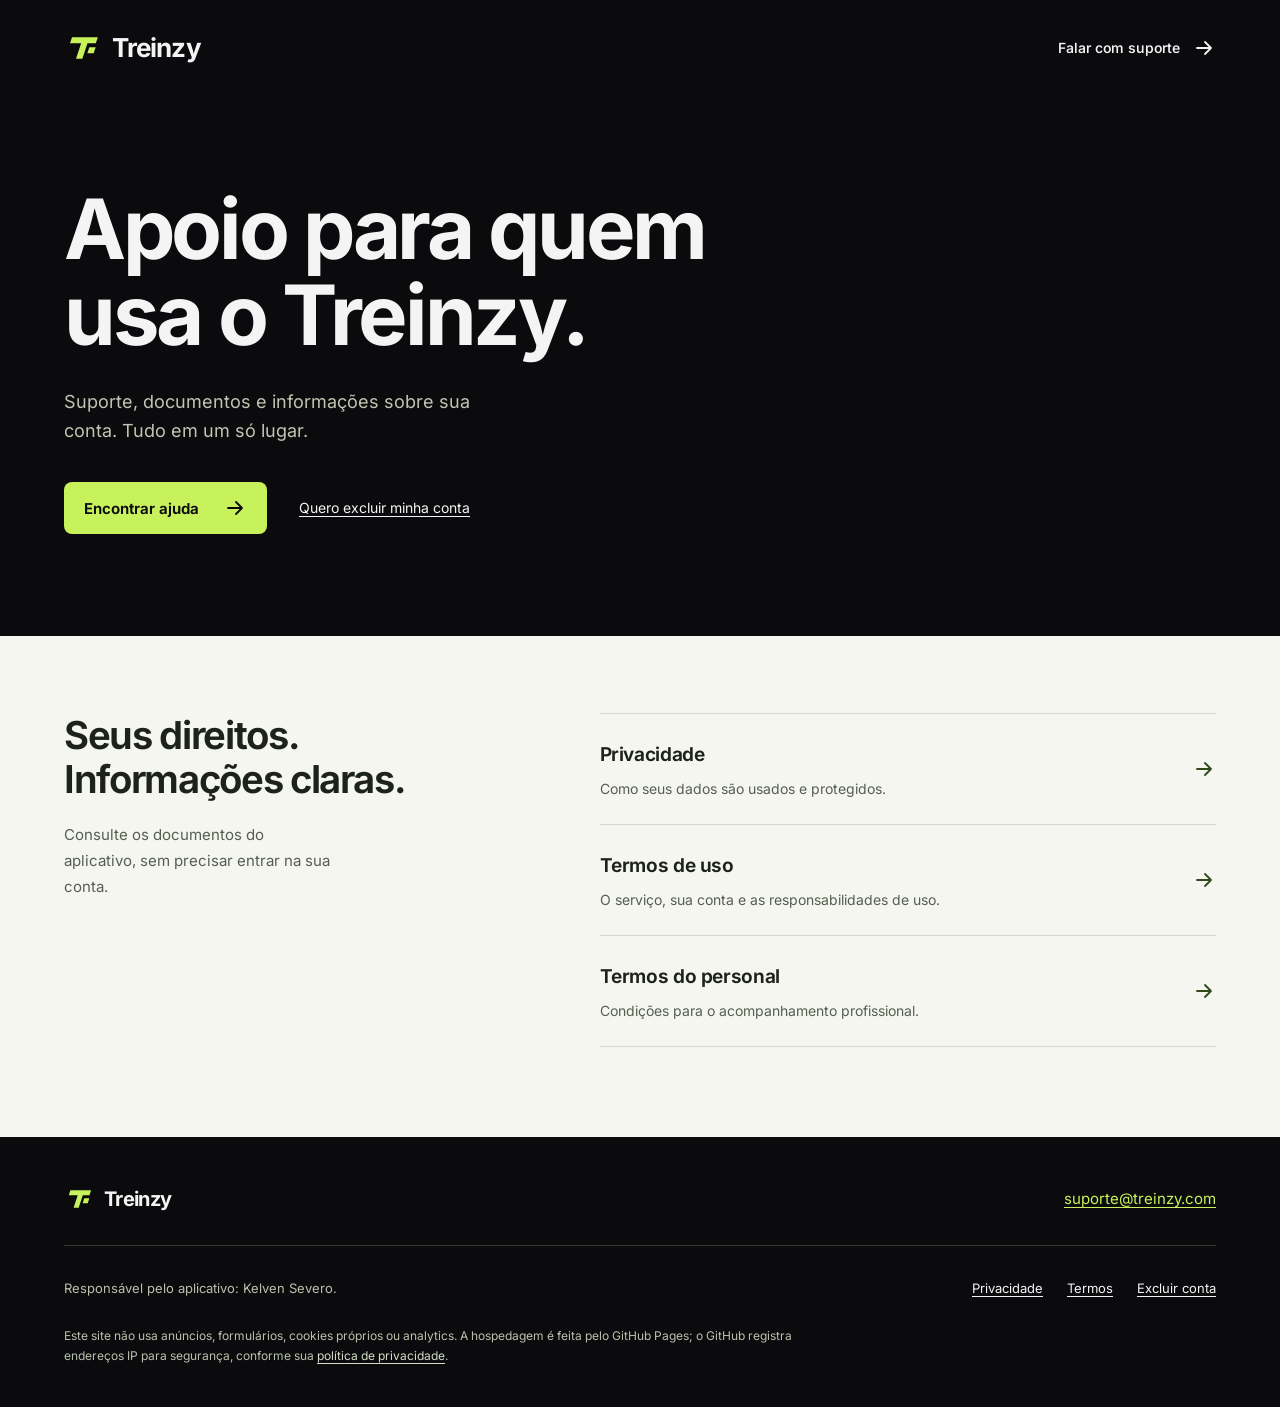
<file: index.html>
<!doctype html>
<html lang="pt-BR">
<head>
<meta charset="utf-8">
<meta name="viewport" content="width=device-width, initial-scale=1">
<meta name="description" content="Encontre suporte, política de privacidade, termos e informações sobre exclusão de conta do Treinzy.">
<meta name="referrer" content="no-referrer">
<meta name="theme-color" content="#0B0B0D">

<link rel="canonical" href="https://treinzy.com/">
<link rel="icon" href="/icon.svg" type="image/svg+xml">
<link rel="preload" href="/assets/inter-latin.woff2" as="font" type="font/woff2" crossorigin>
<link rel="stylesheet" href="/styles.css">
<title>Suporte e documentos — Treinzy</title>
<script src="/legacy-links.js" defer></script>
</head>
<body class="home">
<a class="skip-link" href="#conteudo">Ir para o conteúdo</a>
<header class="site-header"><div class="header-inner"><a class="brand" href="/" aria-label="Treinzy, início"><img src="/icon.svg" width="40" height="40" alt=""><span>Treinzy</span></a><a class="header-support" href="/suporte/">Falar com suporte<svg class="arrow" viewBox="0 0 24 24" width="24" height="24" aria-hidden="true"><path d="M5 12h14m-6-6 6 6-6 6" fill="none" stroke="currentColor" stroke-width="1.8" stroke-linecap="round" stroke-linejoin="round"/></svg></a></div></header>
<main id="conteudo"><section class="portal-intro"><div class="portal-inner"><h1>Apoio para quem<br>usa o Treinzy.</h1><p>Suporte, documentos e informações sobre sua conta. Tudo em um só lugar.</p><div class="portal-actions"><a class="button" href="/suporte/">Encontrar ajuda<svg class="arrow" viewBox="0 0 24 24" width="24" height="24" aria-hidden="true"><path d="M5 12h14m-6-6 6 6-6 6" fill="none" stroke="currentColor" stroke-width="1.8" stroke-linecap="round" stroke-linejoin="round"/></svg></a><a class="quiet-link" href="/excluir-conta/">Quero excluir minha conta</a></div></div></section><section class="portal-directory" aria-labelledby="documentos"><div class="directory-heading"><h2 id="documentos">Seus direitos.<br>Informações claras.</h2><p>Consulte os documentos do aplicativo, sem precisar entrar na sua conta.</p></div><div class="directory-list"><a class="directory-link" href="/privacidade/"><span><strong>Privacidade</strong><span>Como seus dados são usados e protegidos.</span></span><svg class="arrow" viewBox="0 0 24 24" width="24" height="24" aria-hidden="true"><path d="M5 12h14m-6-6 6 6-6 6" fill="none" stroke="currentColor" stroke-width="1.8" stroke-linecap="round" stroke-linejoin="round"/></svg></a><a class="directory-link" href="/termos/"><span><strong>Termos de uso</strong><span>O serviço, sua conta e as responsabilidades de uso.</span></span><svg class="arrow" viewBox="0 0 24 24" width="24" height="24" aria-hidden="true"><path d="M5 12h14m-6-6 6 6-6 6" fill="none" stroke="currentColor" stroke-width="1.8" stroke-linecap="round" stroke-linejoin="round"/></svg></a><a class="directory-link" href="/termos-personal/"><span><strong>Termos do personal</strong><span>Condições para o acompanhamento profissional.</span></span><svg class="arrow" viewBox="0 0 24 24" width="24" height="24" aria-hidden="true"><path d="M5 12h14m-6-6 6 6-6 6" fill="none" stroke="currentColor" stroke-width="1.8" stroke-linecap="round" stroke-linejoin="round"/></svg></a></div></section></main>
<footer class="site-footer"><div class="footer-inner"><div class="footer-top"><a class="brand" href="/" aria-label="Treinzy, início"><img src="/icon.svg" width="32" height="32" alt=""><span>Treinzy</span></a><a class="footer-email" href="mailto:suporte@treinzy.com">suporte@treinzy.com</a></div><div class="footer-bottom"><p>Responsável pelo aplicativo: Kelven Severo.</p><nav aria-label="Links do rodapé"><a href="/privacidade/">Privacidade</a><a href="/termos/">Termos</a><a href="/excluir-conta/">Excluir conta</a></nav></div><p class="hosting">Este site não usa anúncios, formulários, cookies próprios ou analytics. A hospedagem é feita pelo GitHub Pages; o GitHub registra endereços IP para segurança, conforme sua <a href="https://docs.github.com/en/site-policy/privacy-policies/github-general-privacy-statement">política de privacidade</a>.</p></div></footer>
</body>
</html>
</file>
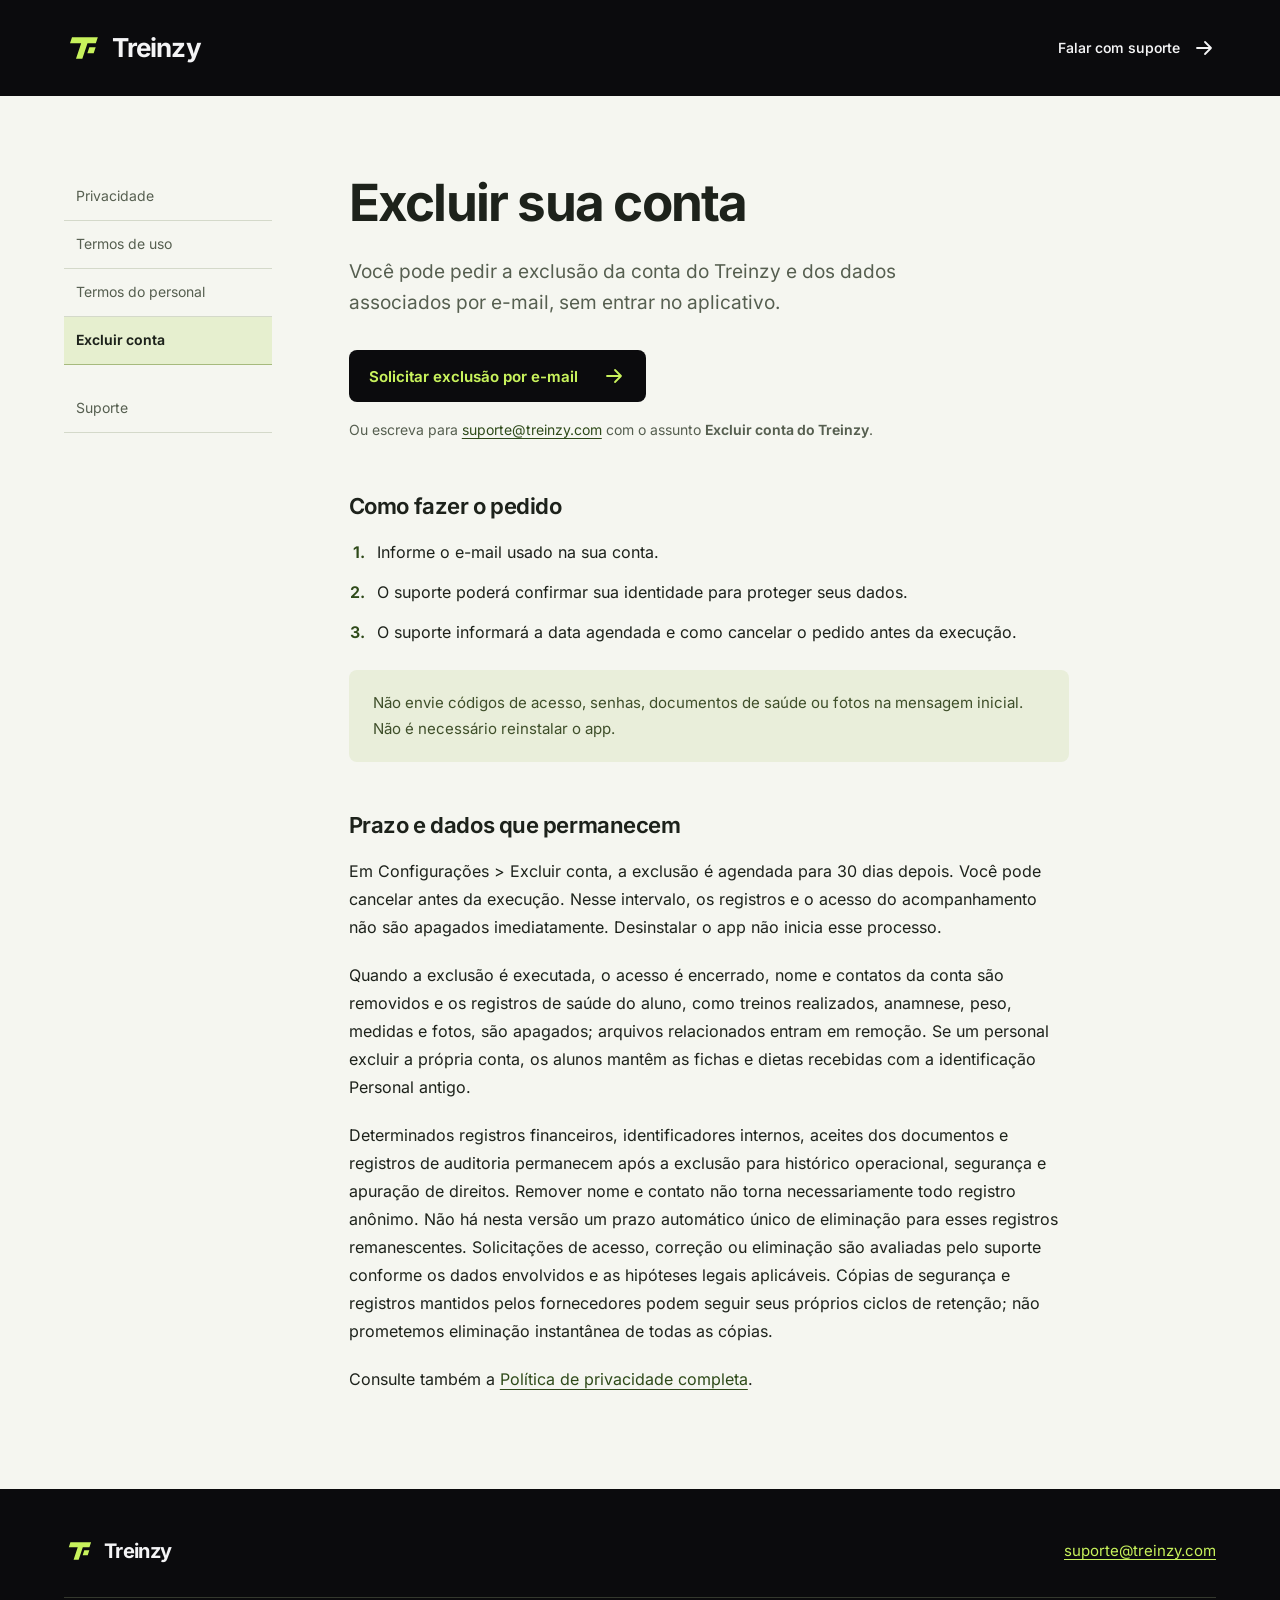
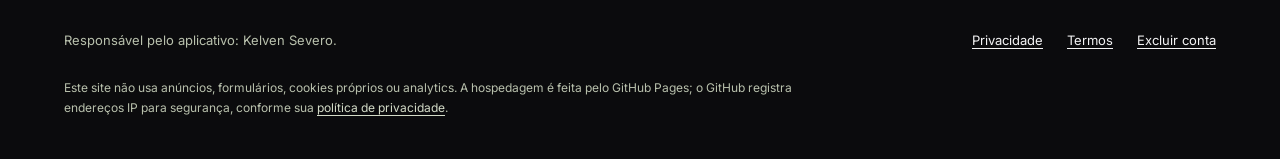
<file: excluir-conta/index.html>
<!doctype html>
<html lang="pt-BR">
<head>
<meta charset="utf-8">
<meta name="viewport" content="width=device-width, initial-scale=1">
<meta name="description" content="Solicite a exclusão da sua conta do Treinzy e dos dados associados, sem precisar entrar no aplicativo.">
<meta name="referrer" content="no-referrer">
<meta name="theme-color" content="#0B0B0D">

<link rel="canonical" href="https://treinzy.com/excluir-conta/">
<link rel="icon" href="/icon.svg" type="image/svg+xml">
<link rel="preload" href="/assets/inter-latin.woff2" as="font" type="font/woff2" crossorigin>
<link rel="stylesheet" href="/styles.css">
<title>Excluir conta — Treinzy</title>

</head>
<body>
<a class="skip-link" href="#conteudo">Ir para o conteúdo</a>
<header class="site-header"><div class="header-inner"><a class="brand" href="/" aria-label="Treinzy, início"><img src="/icon.svg" width="40" height="40" alt=""><span>Treinzy</span></a><a class="header-support" href="/suporte/">Falar com suporte<svg class="arrow" viewBox="0 0 24 24" width="24" height="24" aria-hidden="true"><path d="M5 12h14m-6-6 6 6-6 6" fill="none" stroke="currentColor" stroke-width="1.8" stroke-linecap="round" stroke-linejoin="round"/></svg></a></div></header>
<main id="conteudo" class="page-layout"><aside class="page-nav"><nav aria-label="Documentos e ajuda"><a href="/privacidade/">Privacidade</a><a href="/termos/">Termos de uso</a><a href="/termos-personal/">Termos do personal</a><a href="/excluir-conta/" aria-current="page">Excluir conta</a><a href="/suporte/">Suporte</a></nav></aside><div class="page-content"><article class="support-document"><h1>Excluir sua conta</h1><p class="lead">Você pode pedir a exclusão da conta do Treinzy e dos dados associados por e-mail, sem entrar no aplicativo.</p><a class="button" href="mailto:suporte@treinzy.com?subject=Excluir%20conta%20do%20Treinzy&amp;body=Solicito%20a%20exclus%C3%A3o%20da%20minha%20conta%20e%20dos%20dados%20associados%20no%20Treinzy.%0A%0AE-mail%20usado%20na%20conta%3A%20%0A">Solicitar exclusão por e-mail<svg class="arrow" viewBox="0 0 24 24" width="24" height="24" aria-hidden="true"><path d="M5 12h14m-6-6 6 6-6 6" fill="none" stroke="currentColor" stroke-width="1.8" stroke-linecap="round" stroke-linejoin="round"/></svg></a><p class="direct-contact">Ou escreva para <a href="mailto:suporte@treinzy.com">suporte@treinzy.com</a> com o assunto <strong>Excluir conta do Treinzy</strong>.</p><h2>Como fazer o pedido</h2><ol class="steps"><li>Informe o e-mail usado na sua conta.</li><li>O suporte poderá confirmar sua identidade para proteger seus dados.</li><li>O suporte informará a data agendada e como cancelar o pedido antes da execução.</li></ol><p class="note">Não envie códigos de acesso, senhas, documentos de saúde ou fotos na mensagem inicial. Não é necessário reinstalar o app.</p><h2>Prazo e dados que permanecem</h2><p>Em Configurações &gt; Excluir conta, a exclusão é agendada para 30 dias depois. Você pode cancelar antes da execução. Nesse intervalo, os registros e o acesso do acompanhamento não são apagados imediatamente. Desinstalar o app não inicia esse processo.</p><p>Quando a exclusão é executada, o acesso é encerrado, nome e contatos da conta são removidos e os registros de saúde do aluno, como treinos realizados, anamnese, peso, medidas e fotos, são apagados; arquivos relacionados entram em remoção. Se um personal excluir a própria conta, os alunos mantêm as fichas e dietas recebidas com a identificação Personal antigo.</p><p>Determinados registros financeiros, identificadores internos, aceites dos documentos e registros de auditoria permanecem após a exclusão para histórico operacional, segurança e apuração de direitos. Remover nome e contato não torna necessariamente todo registro anônimo. Não há nesta versão um prazo automático único de eliminação para esses registros remanescentes. Solicitações de acesso, correção ou eliminação são avaliadas pelo suporte conforme os dados envolvidos e as hipóteses legais aplicáveis. Cópias de segurança e registros mantidos pelos fornecedores podem seguir seus próprios ciclos de retenção; não prometemos eliminação instantânea de todas as cópias.</p><p>Consulte também a <a href="/privacidade/">Política de privacidade completa</a>.</p></article></div></main>
<footer class="site-footer"><div class="footer-inner"><div class="footer-top"><a class="brand" href="/" aria-label="Treinzy, início"><img src="/icon.svg" width="32" height="32" alt=""><span>Treinzy</span></a><a class="footer-email" href="mailto:suporte@treinzy.com">suporte@treinzy.com</a></div><div class="footer-bottom"><p>Responsável pelo aplicativo: Kelven Severo.</p><nav aria-label="Links do rodapé"><a href="/privacidade/">Privacidade</a><a href="/termos/">Termos</a><a href="/excluir-conta/">Excluir conta</a></nav></div><p class="hosting">Este site não usa anúncios, formulários, cookies próprios ou analytics. A hospedagem é feita pelo GitHub Pages; o GitHub registra endereços IP para segurança, conforme sua <a href="https://docs.github.com/en/site-policy/privacy-policies/github-general-privacy-statement">política de privacidade</a>.</p></div></footer>
</body>
</html>
</file>
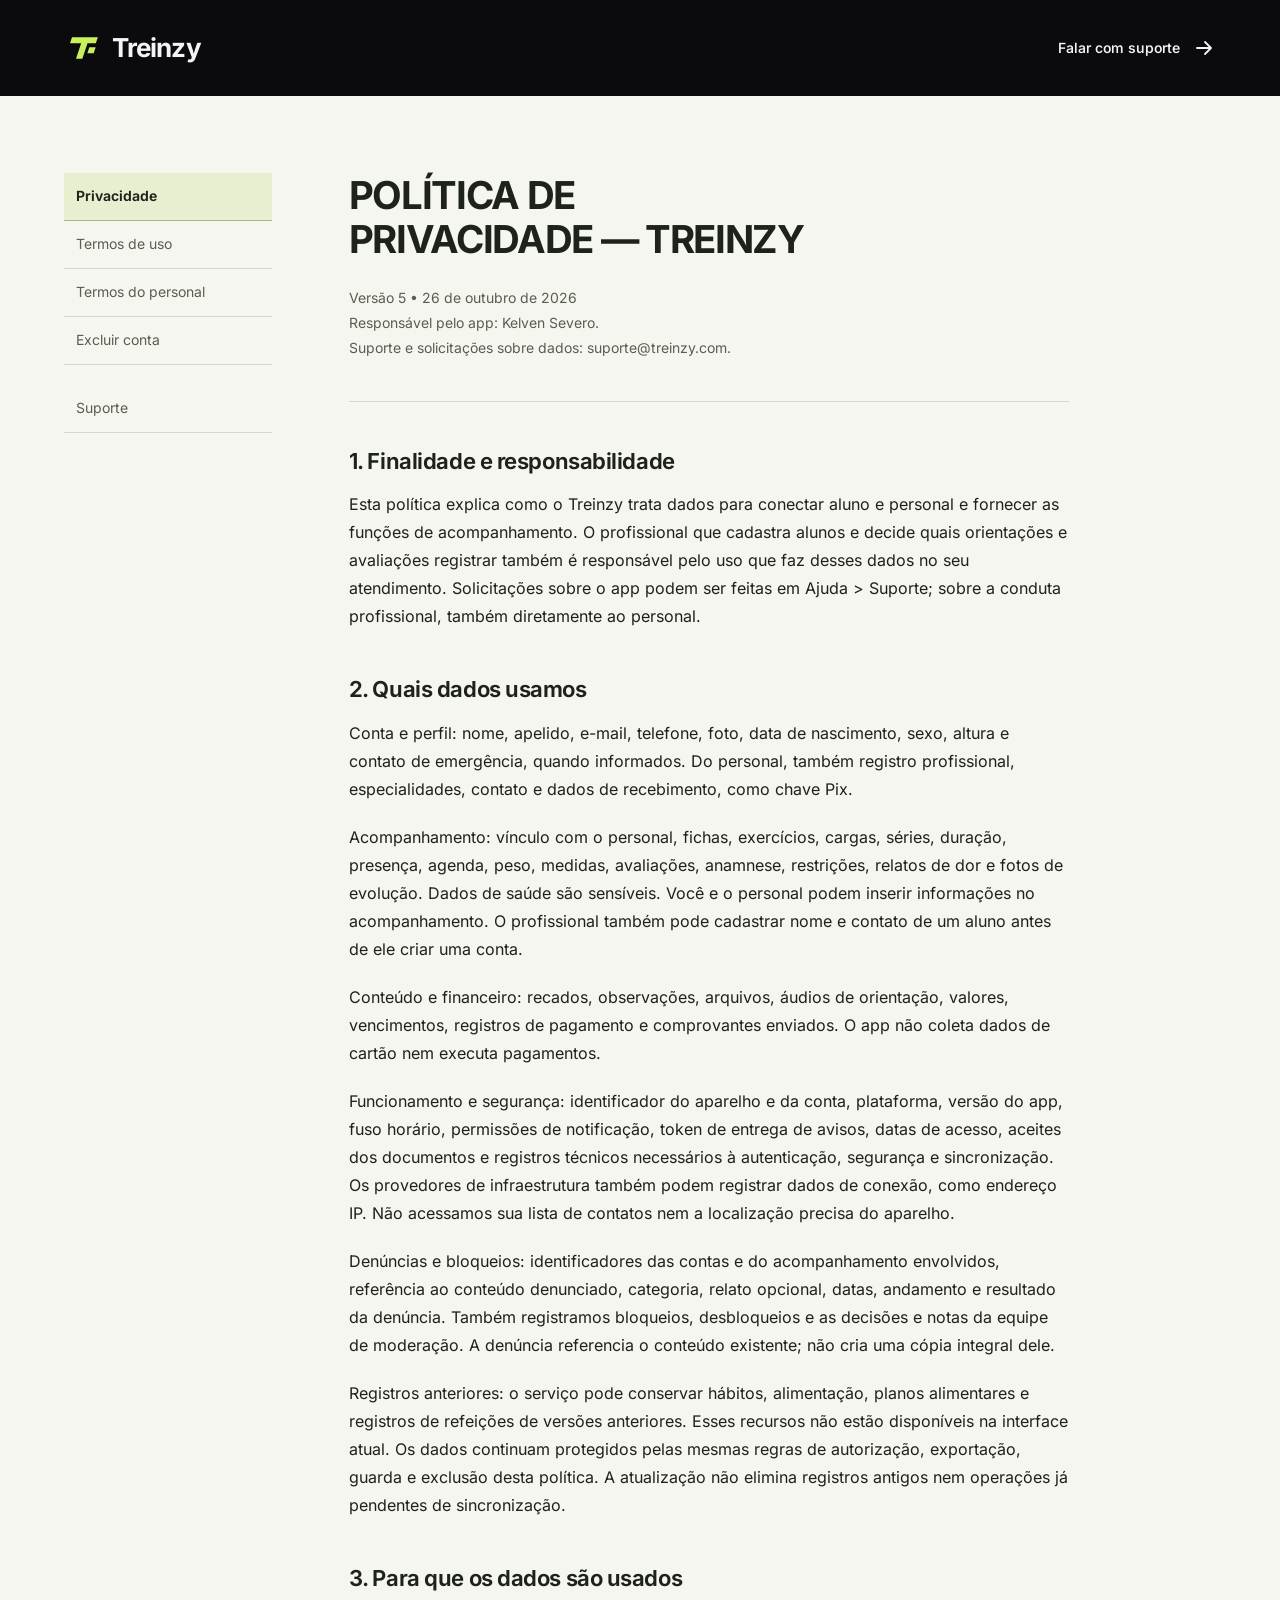
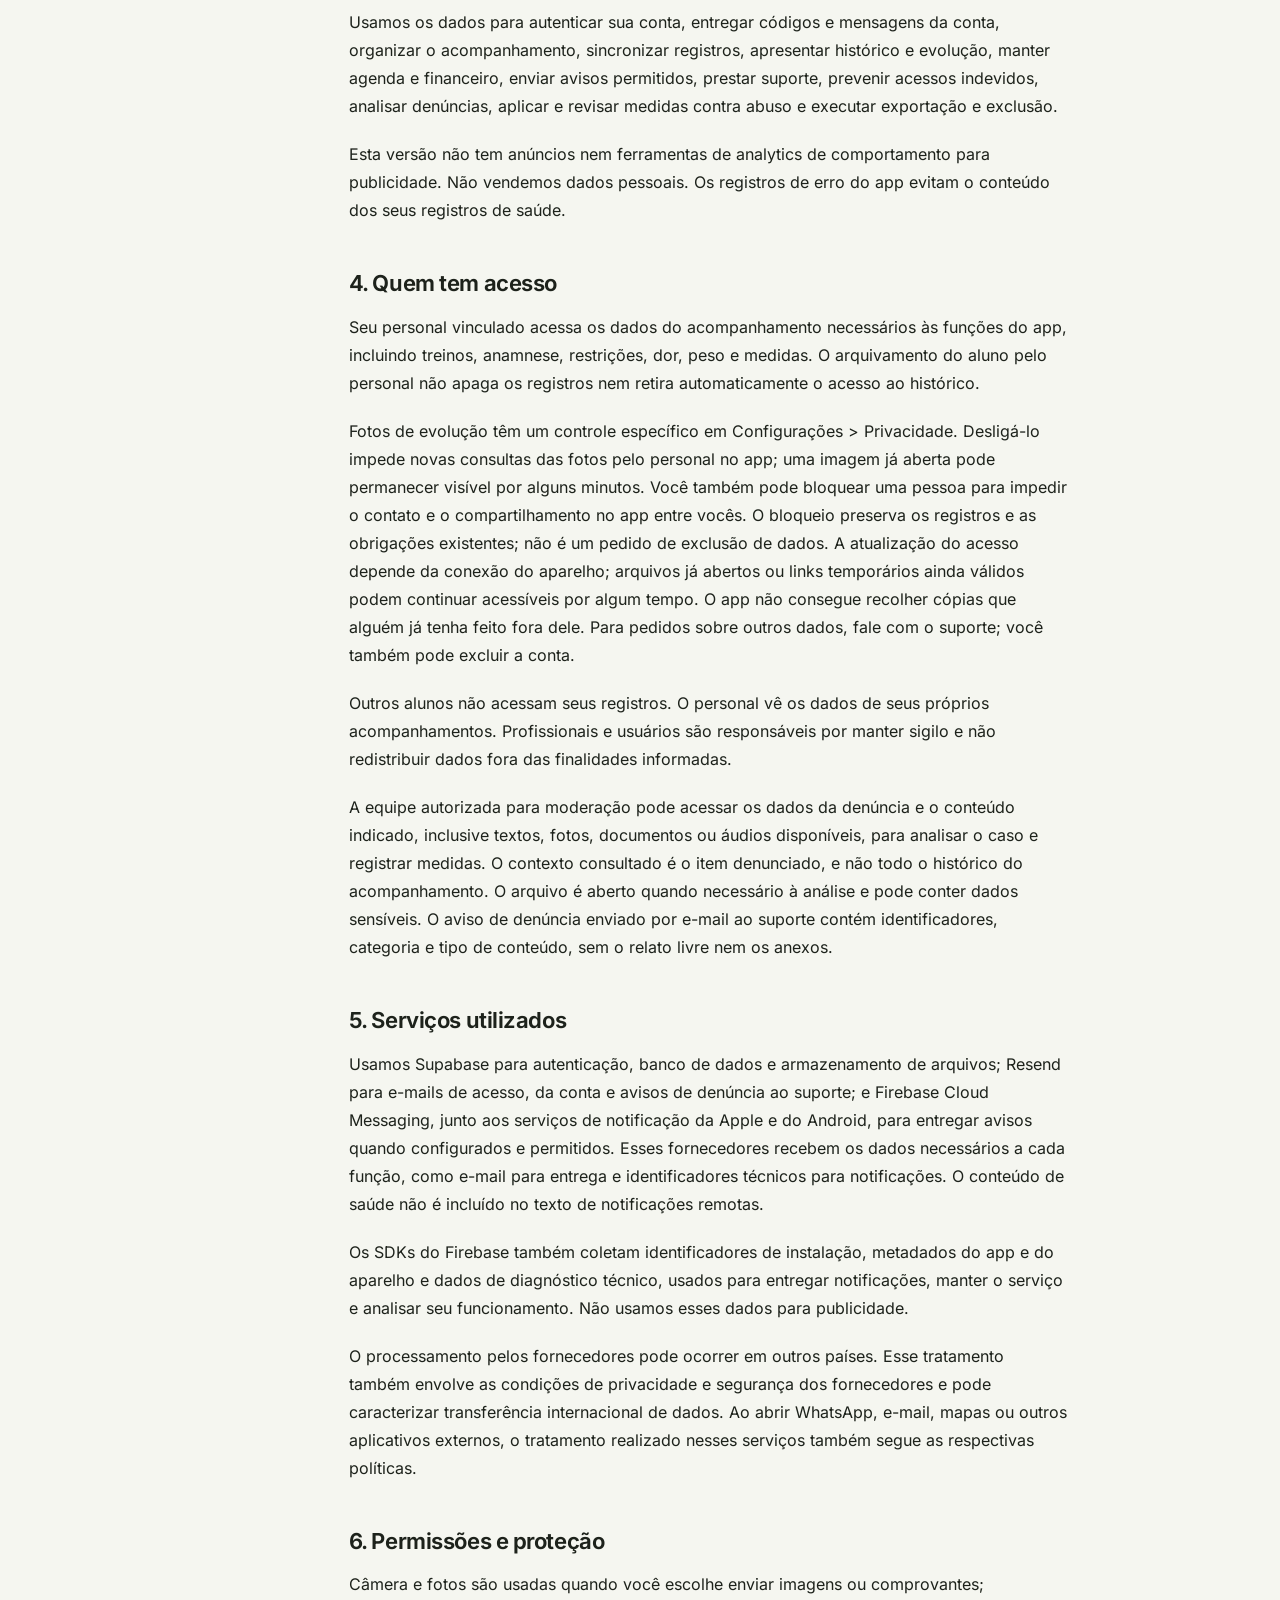
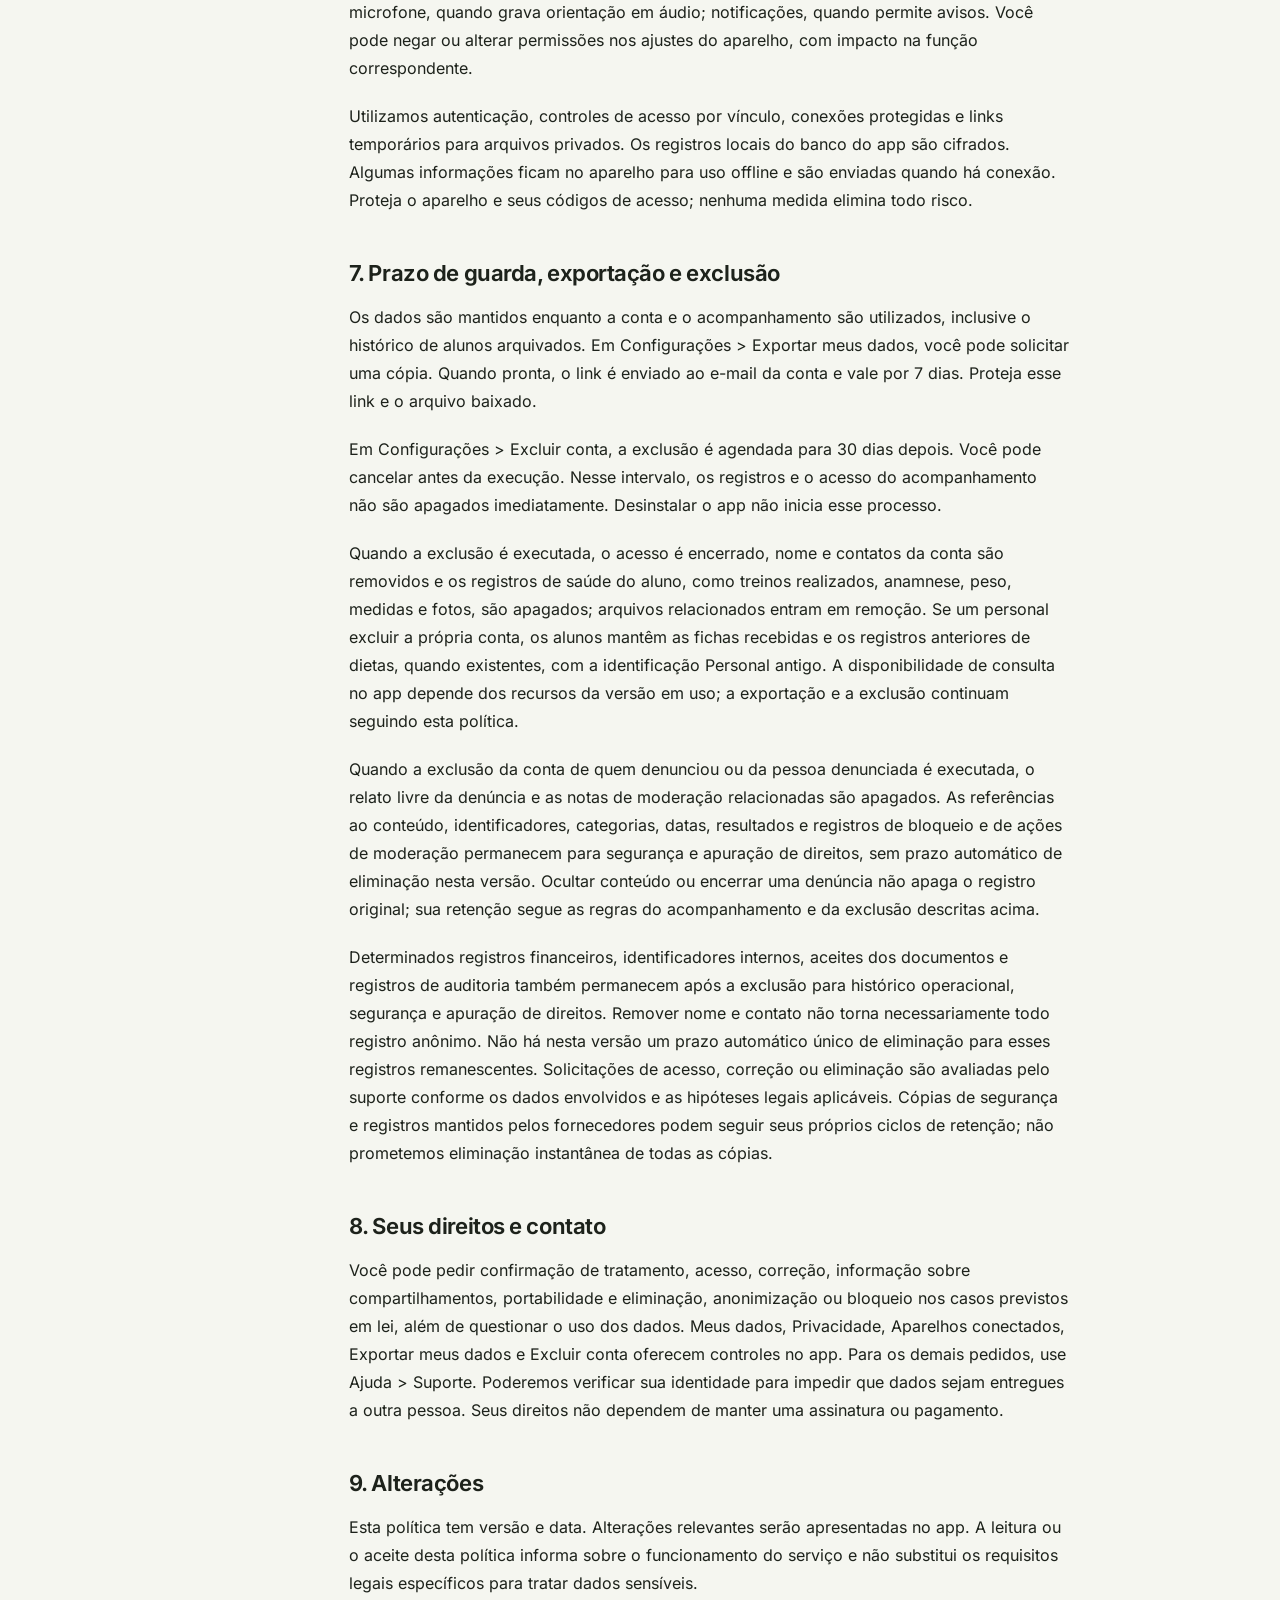
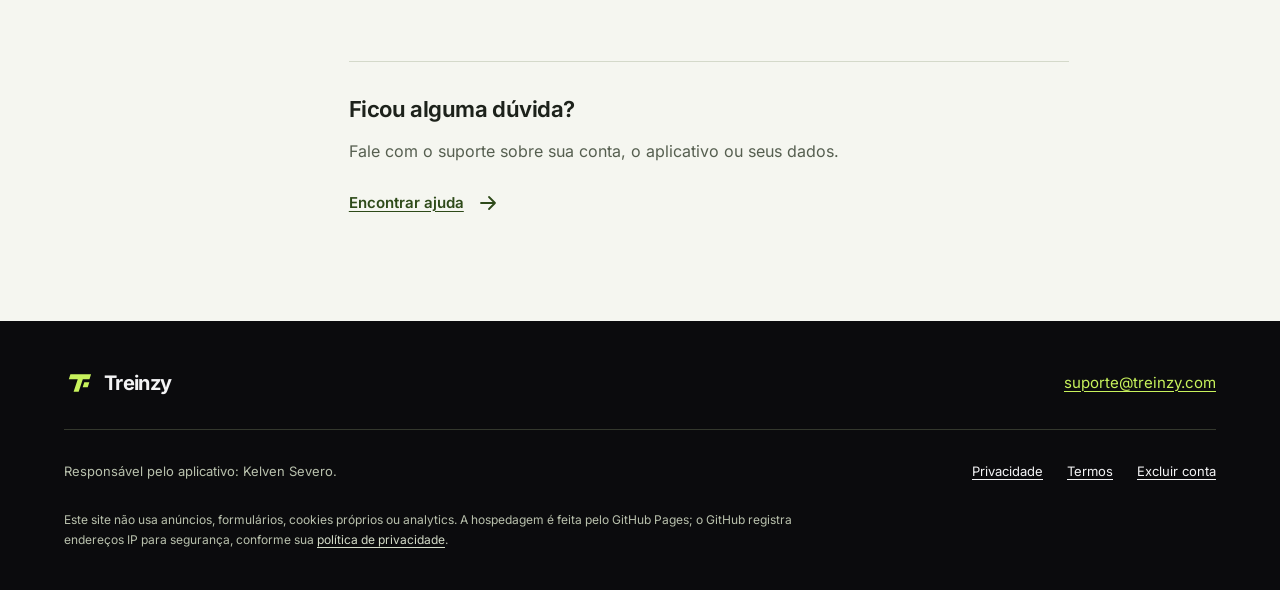
<file: privacidade/index.html>
<!doctype html>
<html lang="pt-BR">
<head>
<meta charset="utf-8">
<meta name="viewport" content="width=device-width, initial-scale=1">
<meta name="description" content="Conheça os dados usados pelo Treinzy, o compartilhamento, a proteção e seus direitos.">
<meta name="referrer" content="no-referrer">
<meta name="theme-color" content="#0B0B0D">

<link rel="canonical" href="https://treinzy.com/privacidade/">
<link rel="icon" href="/icon.svg" type="image/svg+xml">
<link rel="preload" href="/assets/inter-latin.woff2" as="font" type="font/woff2" crossorigin>
<link rel="stylesheet" href="/styles.css">
<title>Política de privacidade — Treinzy</title>

</head>
<body>
<a class="skip-link" href="#conteudo">Ir para o conteúdo</a>
<header class="site-header"><div class="header-inner"><a class="brand" href="/" aria-label="Treinzy, início"><img src="/icon.svg" width="40" height="40" alt=""><span>Treinzy</span></a><a class="header-support" href="/suporte/">Falar com suporte<svg class="arrow" viewBox="0 0 24 24" width="24" height="24" aria-hidden="true"><path d="M5 12h14m-6-6 6 6-6 6" fill="none" stroke="currentColor" stroke-width="1.8" stroke-linecap="round" stroke-linejoin="round"/></svg></a></div></header>
<main id="conteudo" class="page-layout"><aside class="page-nav"><nav aria-label="Documentos e ajuda"><a href="/privacidade/" aria-current="page">Privacidade</a><a href="/termos/">Termos de uso</a><a href="/termos-personal/">Termos do personal</a><a href="/excluir-conta/">Excluir conta</a><a href="/suporte/">Suporte</a></nav></aside><div class="page-content"><article class="document" data-document="documentoPrivacidade"><h1>POLÍTICA DE PRIVACIDADE — TREINZY</h1>

<p class="document-meta">Versão 5 • 26 de outubro de 2026
Responsável pelo app: Kelven Severo.
Suporte e solicitações sobre dados: suporte@treinzy.com.</p>

<h2 id="secao-1">1. Finalidade e responsabilidade</h2>

<p>Esta política explica como o Treinzy trata dados para conectar aluno e personal e fornecer as funções de acompanhamento. O profissional que cadastra alunos e decide quais orientações e avaliações registrar também é responsável pelo uso que faz desses dados no seu atendimento. Solicitações sobre o app podem ser feitas em Ajuda &gt; Suporte; sobre a conduta profissional, também diretamente ao personal.</p>

<h2 id="secao-2">2. Quais dados usamos</h2>

<p>Conta e perfil: nome, apelido, e-mail, telefone, foto, data de nascimento, sexo, altura e contato de emergência, quando informados. Do personal, também registro profissional, especialidades, contato e dados de recebimento, como chave Pix.</p>

<p>Acompanhamento: vínculo com o personal, fichas, exercícios, cargas, séries, duração, presença, agenda, peso, medidas, avaliações, anamnese, restrições, relatos de dor e fotos de evolução. Dados de saúde são sensíveis. Você e o personal podem inserir informações no acompanhamento. O profissional também pode cadastrar nome e contato de um aluno antes de ele criar uma conta.</p>

<p>Conteúdo e financeiro: recados, observações, arquivos, áudios de orientação, valores, vencimentos, registros de pagamento e comprovantes enviados. O app não coleta dados de cartão nem executa pagamentos.</p>

<p>Funcionamento e segurança: identificador do aparelho e da conta, plataforma, versão do app, fuso horário, permissões de notificação, token de entrega de avisos, datas de acesso, aceites dos documentos e registros técnicos necessários à autenticação, segurança e sincronização. Os provedores de infraestrutura também podem registrar dados de conexão, como endereço IP. Não acessamos sua lista de contatos nem a localização precisa do aparelho.</p>

<p>Denúncias e bloqueios: identificadores das contas e do acompanhamento envolvidos, referência ao conteúdo denunciado, categoria, relato opcional, datas, andamento e resultado da denúncia. Também registramos bloqueios, desbloqueios e as decisões e notas da equipe de moderação. A denúncia referencia o conteúdo existente; não cria uma cópia integral dele.</p>

<p>Registros anteriores: o serviço pode conservar hábitos, alimentação, planos alimentares e registros de refeições de versões anteriores. Esses recursos não estão disponíveis na interface atual. Os dados continuam protegidos pelas mesmas regras de autorização, exportação, guarda e exclusão desta política. A atualização não elimina registros antigos nem operações já pendentes de sincronização.</p>

<h2 id="secao-3">3. Para que os dados são usados</h2>

<p>Usamos os dados para autenticar sua conta, entregar códigos e mensagens da conta, organizar o acompanhamento, sincronizar registros, apresentar histórico e evolução, manter agenda e financeiro, enviar avisos permitidos, prestar suporte, prevenir acessos indevidos, analisar denúncias, aplicar e revisar medidas contra abuso e executar exportação e exclusão.</p>

<p>Esta versão não tem anúncios nem ferramentas de analytics de comportamento para publicidade. Não vendemos dados pessoais. Os registros de erro do app evitam o conteúdo dos seus registros de saúde.</p>

<h2 id="secao-4">4. Quem tem acesso</h2>

<p>Seu personal vinculado acessa os dados do acompanhamento necessários às funções do app, incluindo treinos, anamnese, restrições, dor, peso e medidas. O arquivamento do aluno pelo personal não apaga os registros nem retira automaticamente o acesso ao histórico.</p>

<p>Fotos de evolução têm um controle específico em Configurações &gt; Privacidade. Desligá-lo impede novas consultas das fotos pelo personal no app; uma imagem já aberta pode permanecer visível por alguns minutos. Você também pode bloquear uma pessoa para impedir o contato e o compartilhamento no app entre vocês. O bloqueio preserva os registros e as obrigações existentes; não é um pedido de exclusão de dados. A atualização do acesso depende da conexão do aparelho; arquivos já abertos ou links temporários ainda válidos podem continuar acessíveis por algum tempo. O app não consegue recolher cópias que alguém já tenha feito fora dele. Para pedidos sobre outros dados, fale com o suporte; você também pode excluir a conta.</p>

<p>Outros alunos não acessam seus registros. O personal vê os dados de seus próprios acompanhamentos. Profissionais e usuários são responsáveis por manter sigilo e não redistribuir dados fora das finalidades informadas.</p>

<p>A equipe autorizada para moderação pode acessar os dados da denúncia e o conteúdo indicado, inclusive textos, fotos, documentos ou áudios disponíveis, para analisar o caso e registrar medidas. O contexto consultado é o item denunciado, e não todo o histórico do acompanhamento. O arquivo é aberto quando necessário à análise e pode conter dados sensíveis. O aviso de denúncia enviado por e-mail ao suporte contém identificadores, categoria e tipo de conteúdo, sem o relato livre nem os anexos.</p>

<h2 id="secao-5">5. Serviços utilizados</h2>

<p>Usamos Supabase para autenticação, banco de dados e armazenamento de arquivos; Resend para e-mails de acesso, da conta e avisos de denúncia ao suporte; e Firebase Cloud Messaging, junto aos serviços de notificação da Apple e do Android, para entregar avisos quando configurados e permitidos. Esses fornecedores recebem os dados necessários a cada função, como e-mail para entrega e identificadores técnicos para notificações. O conteúdo de saúde não é incluído no texto de notificações remotas.</p>

<p>Os SDKs do Firebase também coletam identificadores de instalação, metadados do app e do aparelho e dados de diagnóstico técnico, usados para entregar notificações, manter o serviço e analisar seu funcionamento. Não usamos esses dados para publicidade.</p>

<p>O processamento pelos fornecedores pode ocorrer em outros países. Esse tratamento também envolve as condições de privacidade e segurança dos fornecedores e pode caracterizar transferência internacional de dados. Ao abrir WhatsApp, e-mail, mapas ou outros aplicativos externos, o tratamento realizado nesses serviços também segue as respectivas políticas.</p>

<h2 id="secao-6">6. Permissões e proteção</h2>

<p>Câmera e fotos são usadas quando você escolhe enviar imagens ou comprovantes; microfone, quando grava orientação em áudio; notificações, quando permite avisos. Você pode negar ou alterar permissões nos ajustes do aparelho, com impacto na função correspondente.</p>

<p>Utilizamos autenticação, controles de acesso por vínculo, conexões protegidas e links temporários para arquivos privados. Os registros locais do banco do app são cifrados. Algumas informações ficam no aparelho para uso offline e são enviadas quando há conexão. Proteja o aparelho e seus códigos de acesso; nenhuma medida elimina todo risco.</p>

<h2 id="secao-7">7. Prazo de guarda, exportação e exclusão</h2>

<p>Os dados são mantidos enquanto a conta e o acompanhamento são utilizados, inclusive o histórico de alunos arquivados. Em Configurações &gt; Exportar meus dados, você pode solicitar uma cópia. Quando pronta, o link é enviado ao e-mail da conta e vale por 7 dias. Proteja esse link e o arquivo baixado.</p>

<p>Em Configurações &gt; Excluir conta, a exclusão é agendada para 30 dias depois. Você pode cancelar antes da execução. Nesse intervalo, os registros e o acesso do acompanhamento não são apagados imediatamente. Desinstalar o app não inicia esse processo.</p>

<p>Quando a exclusão é executada, o acesso é encerrado, nome e contatos da conta são removidos e os registros de saúde do aluno, como treinos realizados, anamnese, peso, medidas e fotos, são apagados; arquivos relacionados entram em remoção. Se um personal excluir a própria conta, os alunos mantêm as fichas recebidas e os registros anteriores de dietas, quando existentes, com a identificação Personal antigo. A disponibilidade de consulta no app depende dos recursos da versão em uso; a exportação e a exclusão continuam seguindo esta política.</p>

<p>Quando a exclusão da conta de quem denunciou ou da pessoa denunciada é executada, o relato livre da denúncia e as notas de moderação relacionadas são apagados. As referências ao conteúdo, identificadores, categorias, datas, resultados e registros de bloqueio e de ações de moderação permanecem para segurança e apuração de direitos, sem prazo automático de eliminação nesta versão. Ocultar conteúdo ou encerrar uma denúncia não apaga o registro original; sua retenção segue as regras do acompanhamento e da exclusão descritas acima.</p>

<p>Determinados registros financeiros, identificadores internos, aceites dos documentos e registros de auditoria também permanecem após a exclusão para histórico operacional, segurança e apuração de direitos. Remover nome e contato não torna necessariamente todo registro anônimo. Não há nesta versão um prazo automático único de eliminação para esses registros remanescentes. Solicitações de acesso, correção ou eliminação são avaliadas pelo suporte conforme os dados envolvidos e as hipóteses legais aplicáveis. Cópias de segurança e registros mantidos pelos fornecedores podem seguir seus próprios ciclos de retenção; não prometemos eliminação instantânea de todas as cópias.</p>

<h2 id="secao-8">8. Seus direitos e contato</h2>

<p>Você pode pedir confirmação de tratamento, acesso, correção, informação sobre compartilhamentos, portabilidade e eliminação, anonimização ou bloqueio nos casos previstos em lei, além de questionar o uso dos dados. Meus dados, Privacidade, Aparelhos conectados, Exportar meus dados e Excluir conta oferecem controles no app. Para os demais pedidos, use Ajuda &gt; Suporte. Poderemos verificar sua identidade para impedir que dados sejam entregues a outra pessoa. Seus direitos não dependem de manter uma assinatura ou pagamento.</p>

<h2 id="secao-9">9. Alterações</h2>

<p>Esta política tem versão e data. Alterações relevantes serão apresentadas no app. A leitura ou o aceite desta política informa sobre o funcionamento do serviço e não substitui os requisitos legais específicos para tratar dados sensíveis.</p></article><section class="reading-help" aria-labelledby="precisa-ajuda"><h2 id="precisa-ajuda">Ficou alguma dúvida?</h2><p>Fale com o suporte sobre sua conta, o aplicativo ou seus dados.</p><a class="text-link" href="/suporte/">Encontrar ajuda<svg class="arrow" viewBox="0 0 24 24" width="24" height="24" aria-hidden="true"><path d="M5 12h14m-6-6 6 6-6 6" fill="none" stroke="currentColor" stroke-width="1.8" stroke-linecap="round" stroke-linejoin="round"/></svg></a></section></div></main>
<footer class="site-footer"><div class="footer-inner"><div class="footer-top"><a class="brand" href="/" aria-label="Treinzy, início"><img src="/icon.svg" width="32" height="32" alt=""><span>Treinzy</span></a><a class="footer-email" href="mailto:suporte@treinzy.com">suporte@treinzy.com</a></div><div class="footer-bottom"><p>Responsável pelo aplicativo: Kelven Severo.</p><nav aria-label="Links do rodapé"><a href="/privacidade/">Privacidade</a><a href="/termos/">Termos</a><a href="/excluir-conta/">Excluir conta</a></nav></div><p class="hosting">Este site não usa anúncios, formulários, cookies próprios ou analytics. A hospedagem é feita pelo GitHub Pages; o GitHub registra endereços IP para segurança, conforme sua <a href="https://docs.github.com/en/site-policy/privacy-policies/github-general-privacy-statement">política de privacidade</a>.</p></div></footer>
</body>
</html>
</file>
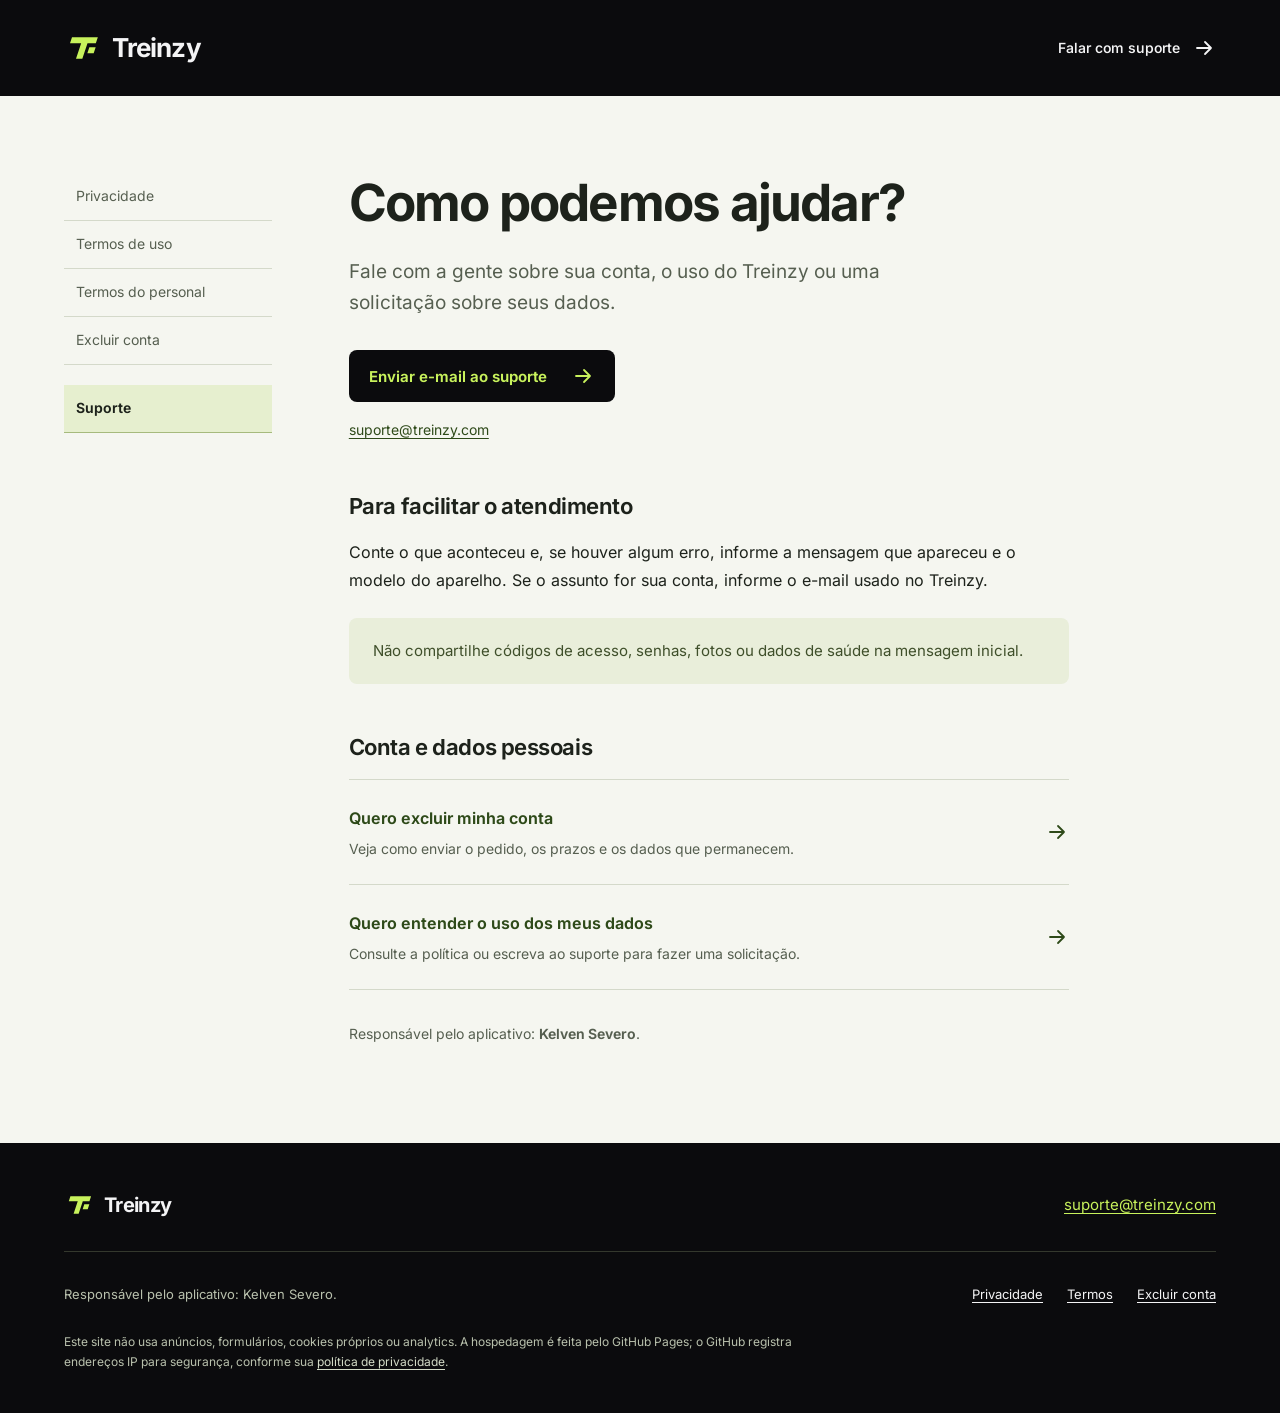
<file: suporte/index.html>
<!doctype html>
<html lang="pt-BR">
<head>
<meta charset="utf-8">
<meta name="viewport" content="width=device-width, initial-scale=1">
<meta name="description" content="Fale com o suporte do Treinzy para obter ajuda com sua conta, o aplicativo e seus dados.">
<meta name="referrer" content="no-referrer">
<meta name="theme-color" content="#0B0B0D">

<link rel="canonical" href="https://treinzy.com/suporte/">
<link rel="icon" href="/icon.svg" type="image/svg+xml">
<link rel="preload" href="/assets/inter-latin.woff2" as="font" type="font/woff2" crossorigin>
<link rel="stylesheet" href="/styles.css">
<title>Suporte — Treinzy</title>

</head>
<body>
<a class="skip-link" href="#conteudo">Ir para o conteúdo</a>
<header class="site-header"><div class="header-inner"><a class="brand" href="/" aria-label="Treinzy, início"><img src="/icon.svg" width="40" height="40" alt=""><span>Treinzy</span></a><a class="header-support" href="/suporte/">Falar com suporte<svg class="arrow" viewBox="0 0 24 24" width="24" height="24" aria-hidden="true"><path d="M5 12h14m-6-6 6 6-6 6" fill="none" stroke="currentColor" stroke-width="1.8" stroke-linecap="round" stroke-linejoin="round"/></svg></a></div></header>
<main id="conteudo" class="page-layout"><aside class="page-nav"><nav aria-label="Documentos e ajuda"><a href="/privacidade/">Privacidade</a><a href="/termos/">Termos de uso</a><a href="/termos-personal/">Termos do personal</a><a href="/excluir-conta/">Excluir conta</a><a href="/suporte/" aria-current="page">Suporte</a></nav></aside><div class="page-content"><article class="support-document"><h1>Como podemos ajudar?</h1><p class="lead">Fale com a gente sobre sua conta, o uso do Treinzy ou uma solicitação sobre seus dados.</p><a class="button" href="mailto:suporte@treinzy.com?subject=Suporte%20Treinzy">Enviar e-mail ao suporte<svg class="arrow" viewBox="0 0 24 24" width="24" height="24" aria-hidden="true"><path d="M5 12h14m-6-6 6 6-6 6" fill="none" stroke="currentColor" stroke-width="1.8" stroke-linecap="round" stroke-linejoin="round"/></svg></a><p class="direct-contact"><a href="mailto:suporte@treinzy.com">suporte@treinzy.com</a></p><h2>Para facilitar o atendimento</h2><p>Conte o que aconteceu e, se houver algum erro, informe a mensagem que apareceu e o modelo do aparelho. Se o assunto for sua conta, informe o e-mail usado no Treinzy.</p><p class="note">Não compartilhe códigos de acesso, senhas, fotos ou dados de saúde na mensagem inicial.</p><h2>Conta e dados pessoais</h2><div class="support-links"><a href="/excluir-conta/"><span><strong>Quero excluir minha conta</strong><span>Veja como enviar o pedido, os prazos e os dados que permanecem.</span></span><svg class="arrow" viewBox="0 0 24 24" width="24" height="24" aria-hidden="true"><path d="M5 12h14m-6-6 6 6-6 6" fill="none" stroke="currentColor" stroke-width="1.8" stroke-linecap="round" stroke-linejoin="round"/></svg></a><a href="/privacidade/"><span><strong>Quero entender o uso dos meus dados</strong><span>Consulte a política ou escreva ao suporte para fazer uma solicitação.</span></span><svg class="arrow" viewBox="0 0 24 24" width="24" height="24" aria-hidden="true"><path d="M5 12h14m-6-6 6 6-6 6" fill="none" stroke="currentColor" stroke-width="1.8" stroke-linecap="round" stroke-linejoin="round"/></svg></a></div><p class="responsible">Responsável pelo aplicativo: <strong>Kelven Severo</strong>.</p></article></div></main>
<footer class="site-footer"><div class="footer-inner"><div class="footer-top"><a class="brand" href="/" aria-label="Treinzy, início"><img src="/icon.svg" width="32" height="32" alt=""><span>Treinzy</span></a><a class="footer-email" href="mailto:suporte@treinzy.com">suporte@treinzy.com</a></div><div class="footer-bottom"><p>Responsável pelo aplicativo: Kelven Severo.</p><nav aria-label="Links do rodapé"><a href="/privacidade/">Privacidade</a><a href="/termos/">Termos</a><a href="/excluir-conta/">Excluir conta</a></nav></div><p class="hosting">Este site não usa anúncios, formulários, cookies próprios ou analytics. A hospedagem é feita pelo GitHub Pages; o GitHub registra endereços IP para segurança, conforme sua <a href="https://docs.github.com/en/site-policy/privacy-policies/github-general-privacy-statement">política de privacidade</a>.</p></div></footer>
</body>
</html>
</file>
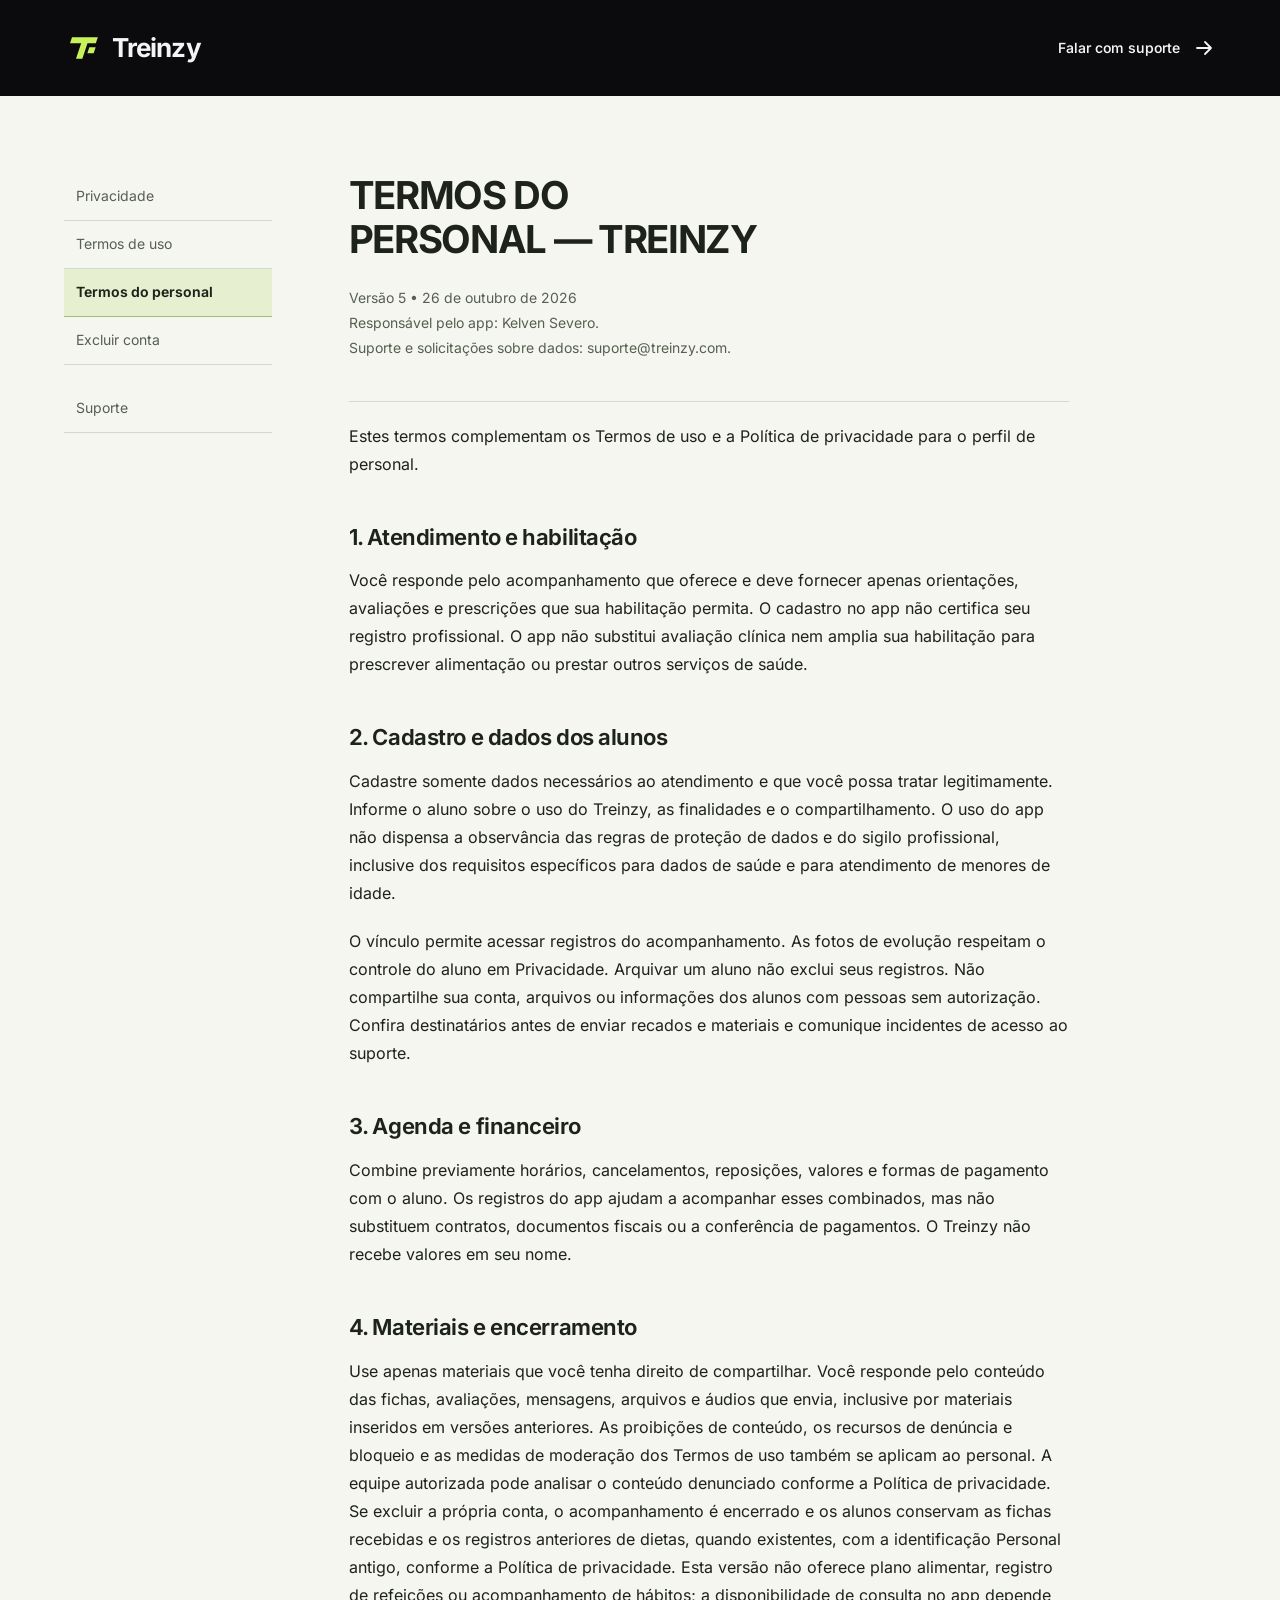
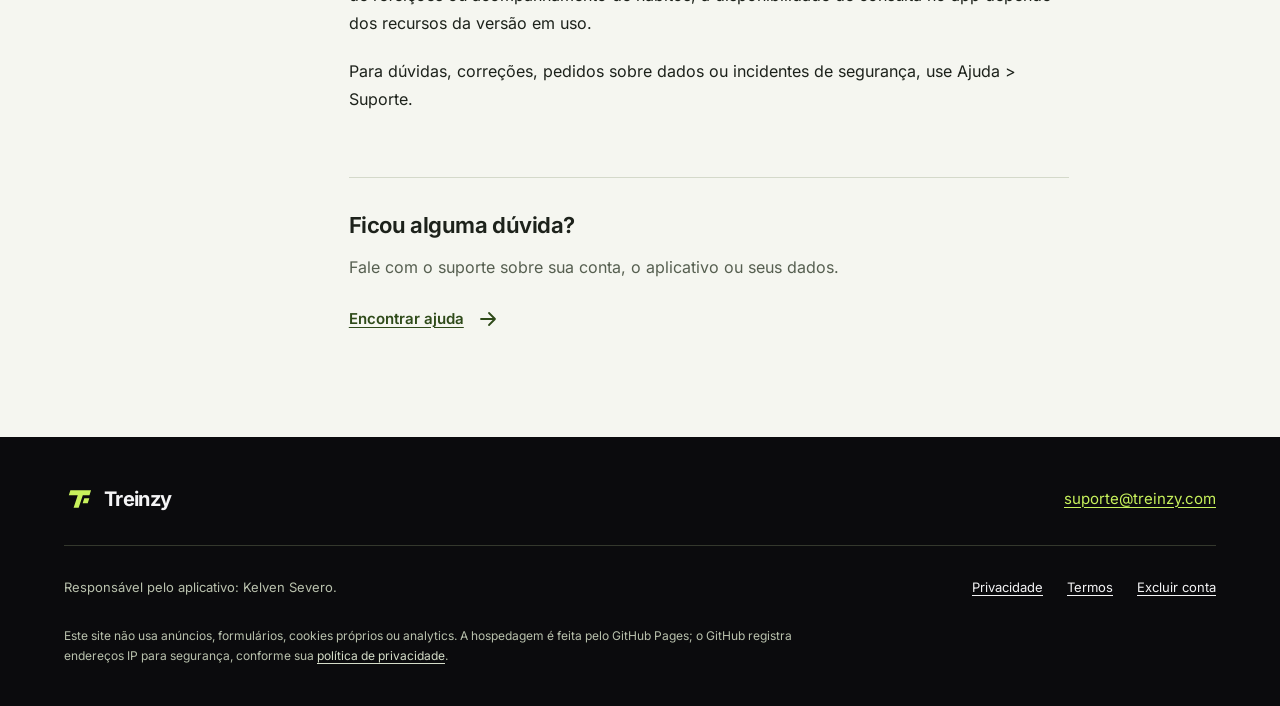
<file: termos-personal/index.html>
<!doctype html>
<html lang="pt-BR">
<head>
<meta charset="utf-8">
<meta name="viewport" content="width=device-width, initial-scale=1">
<meta name="description" content="Leia as condições para personal trainers que utilizam o Treinzy.">
<meta name="referrer" content="no-referrer">
<meta name="theme-color" content="#0B0B0D">

<link rel="canonical" href="https://treinzy.com/termos-personal/">
<link rel="icon" href="/icon.svg" type="image/svg+xml">
<link rel="preload" href="/assets/inter-latin.woff2" as="font" type="font/woff2" crossorigin>
<link rel="stylesheet" href="/styles.css">
<title>Termos do personal — Treinzy</title>

</head>
<body>
<a class="skip-link" href="#conteudo">Ir para o conteúdo</a>
<header class="site-header"><div class="header-inner"><a class="brand" href="/" aria-label="Treinzy, início"><img src="/icon.svg" width="40" height="40" alt=""><span>Treinzy</span></a><a class="header-support" href="/suporte/">Falar com suporte<svg class="arrow" viewBox="0 0 24 24" width="24" height="24" aria-hidden="true"><path d="M5 12h14m-6-6 6 6-6 6" fill="none" stroke="currentColor" stroke-width="1.8" stroke-linecap="round" stroke-linejoin="round"/></svg></a></div></header>
<main id="conteudo" class="page-layout"><aside class="page-nav"><nav aria-label="Documentos e ajuda"><a href="/privacidade/">Privacidade</a><a href="/termos/">Termos de uso</a><a href="/termos-personal/" aria-current="page">Termos do personal</a><a href="/excluir-conta/">Excluir conta</a><a href="/suporte/">Suporte</a></nav></aside><div class="page-content"><article class="document" data-document="documentoPersonal"><h1>TERMOS DO PERSONAL — TREINZY</h1>

<p class="document-meta">Versão 5 • 26 de outubro de 2026
Responsável pelo app: Kelven Severo.
Suporte e solicitações sobre dados: suporte@treinzy.com.</p>

<p>Estes termos complementam os Termos de uso e a Política de privacidade para o perfil de personal.</p>

<h2 id="secao-1">1. Atendimento e habilitação</h2>

<p>Você responde pelo acompanhamento que oferece e deve fornecer apenas orientações, avaliações e prescrições que sua habilitação permita. O cadastro no app não certifica seu registro profissional. O app não substitui avaliação clínica nem amplia sua habilitação para prescrever alimentação ou prestar outros serviços de saúde.</p>

<h2 id="secao-2">2. Cadastro e dados dos alunos</h2>

<p>Cadastre somente dados necessários ao atendimento e que você possa tratar legitimamente. Informe o aluno sobre o uso do Treinzy, as finalidades e o compartilhamento. O uso do app não dispensa a observância das regras de proteção de dados e do sigilo profissional, inclusive dos requisitos específicos para dados de saúde e para atendimento de menores de idade.</p>

<p>O vínculo permite acessar registros do acompanhamento. As fotos de evolução respeitam o controle do aluno em Privacidade. Arquivar um aluno não exclui seus registros. Não compartilhe sua conta, arquivos ou informações dos alunos com pessoas sem autorização. Confira destinatários antes de enviar recados e materiais e comunique incidentes de acesso ao suporte.</p>

<h2 id="secao-3">3. Agenda e financeiro</h2>

<p>Combine previamente horários, cancelamentos, reposições, valores e formas de pagamento com o aluno. Os registros do app ajudam a acompanhar esses combinados, mas não substituem contratos, documentos fiscais ou a conferência de pagamentos. O Treinzy não recebe valores em seu nome.</p>

<h2 id="secao-4">4. Materiais e encerramento</h2>

<p>Use apenas materiais que você tenha direito de compartilhar. Você responde pelo conteúdo das fichas, avaliações, mensagens, arquivos e áudios que envia, inclusive por materiais inseridos em versões anteriores. As proibições de conteúdo, os recursos de denúncia e bloqueio e as medidas de moderação dos Termos de uso também se aplicam ao personal. A equipe autorizada pode analisar o conteúdo denunciado conforme a Política de privacidade. Se excluir a própria conta, o acompanhamento é encerrado e os alunos conservam as fichas recebidas e os registros anteriores de dietas, quando existentes, com a identificação Personal antigo, conforme a Política de privacidade. Esta versão não oferece plano alimentar, registro de refeições ou acompanhamento de hábitos; a disponibilidade de consulta no app depende dos recursos da versão em uso.</p>

<p>Para dúvidas, correções, pedidos sobre dados ou incidentes de segurança, use Ajuda &gt; Suporte.</p></article><section class="reading-help" aria-labelledby="precisa-ajuda"><h2 id="precisa-ajuda">Ficou alguma dúvida?</h2><p>Fale com o suporte sobre sua conta, o aplicativo ou seus dados.</p><a class="text-link" href="/suporte/">Encontrar ajuda<svg class="arrow" viewBox="0 0 24 24" width="24" height="24" aria-hidden="true"><path d="M5 12h14m-6-6 6 6-6 6" fill="none" stroke="currentColor" stroke-width="1.8" stroke-linecap="round" stroke-linejoin="round"/></svg></a></section></div></main>
<footer class="site-footer"><div class="footer-inner"><div class="footer-top"><a class="brand" href="/" aria-label="Treinzy, início"><img src="/icon.svg" width="32" height="32" alt=""><span>Treinzy</span></a><a class="footer-email" href="mailto:suporte@treinzy.com">suporte@treinzy.com</a></div><div class="footer-bottom"><p>Responsável pelo aplicativo: Kelven Severo.</p><nav aria-label="Links do rodapé"><a href="/privacidade/">Privacidade</a><a href="/termos/">Termos</a><a href="/excluir-conta/">Excluir conta</a></nav></div><p class="hosting">Este site não usa anúncios, formulários, cookies próprios ou analytics. A hospedagem é feita pelo GitHub Pages; o GitHub registra endereços IP para segurança, conforme sua <a href="https://docs.github.com/en/site-policy/privacy-policies/github-general-privacy-statement">política de privacidade</a>.</p></div></footer>
</body>
</html>
</file>
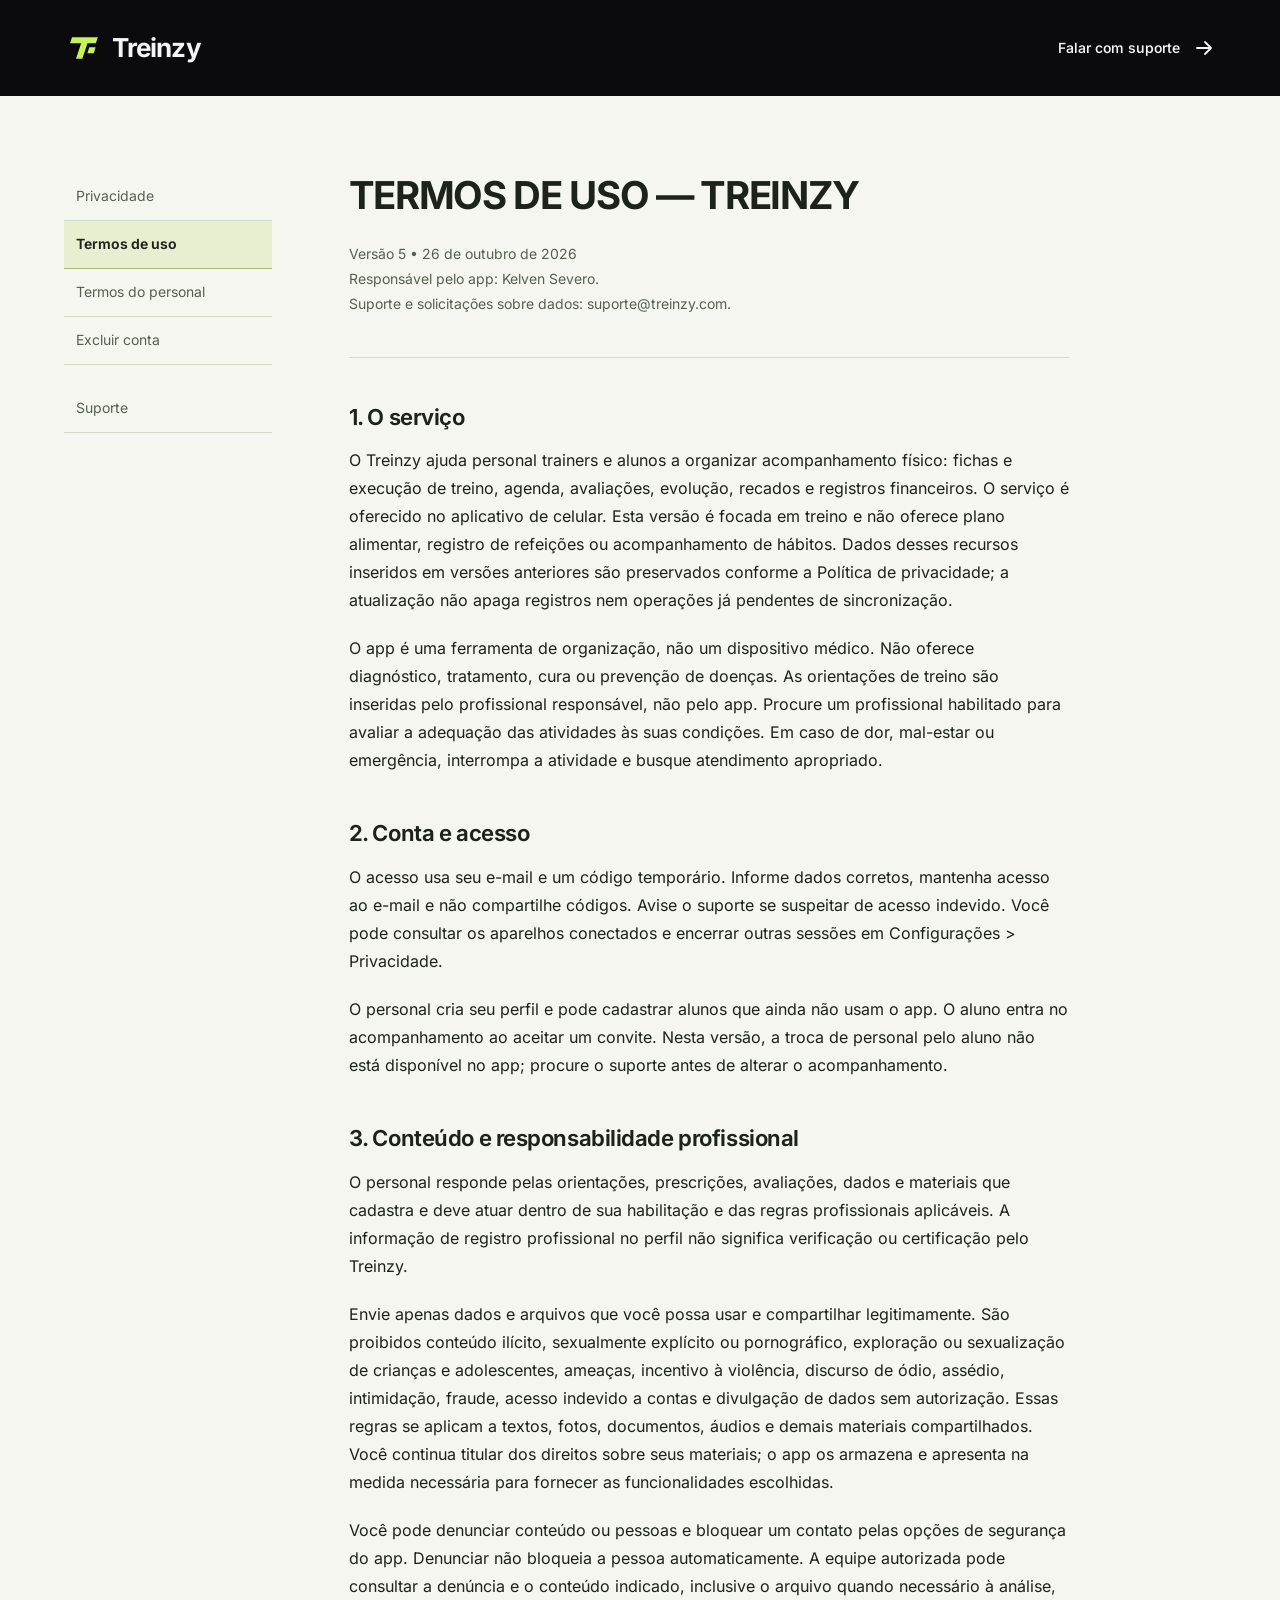
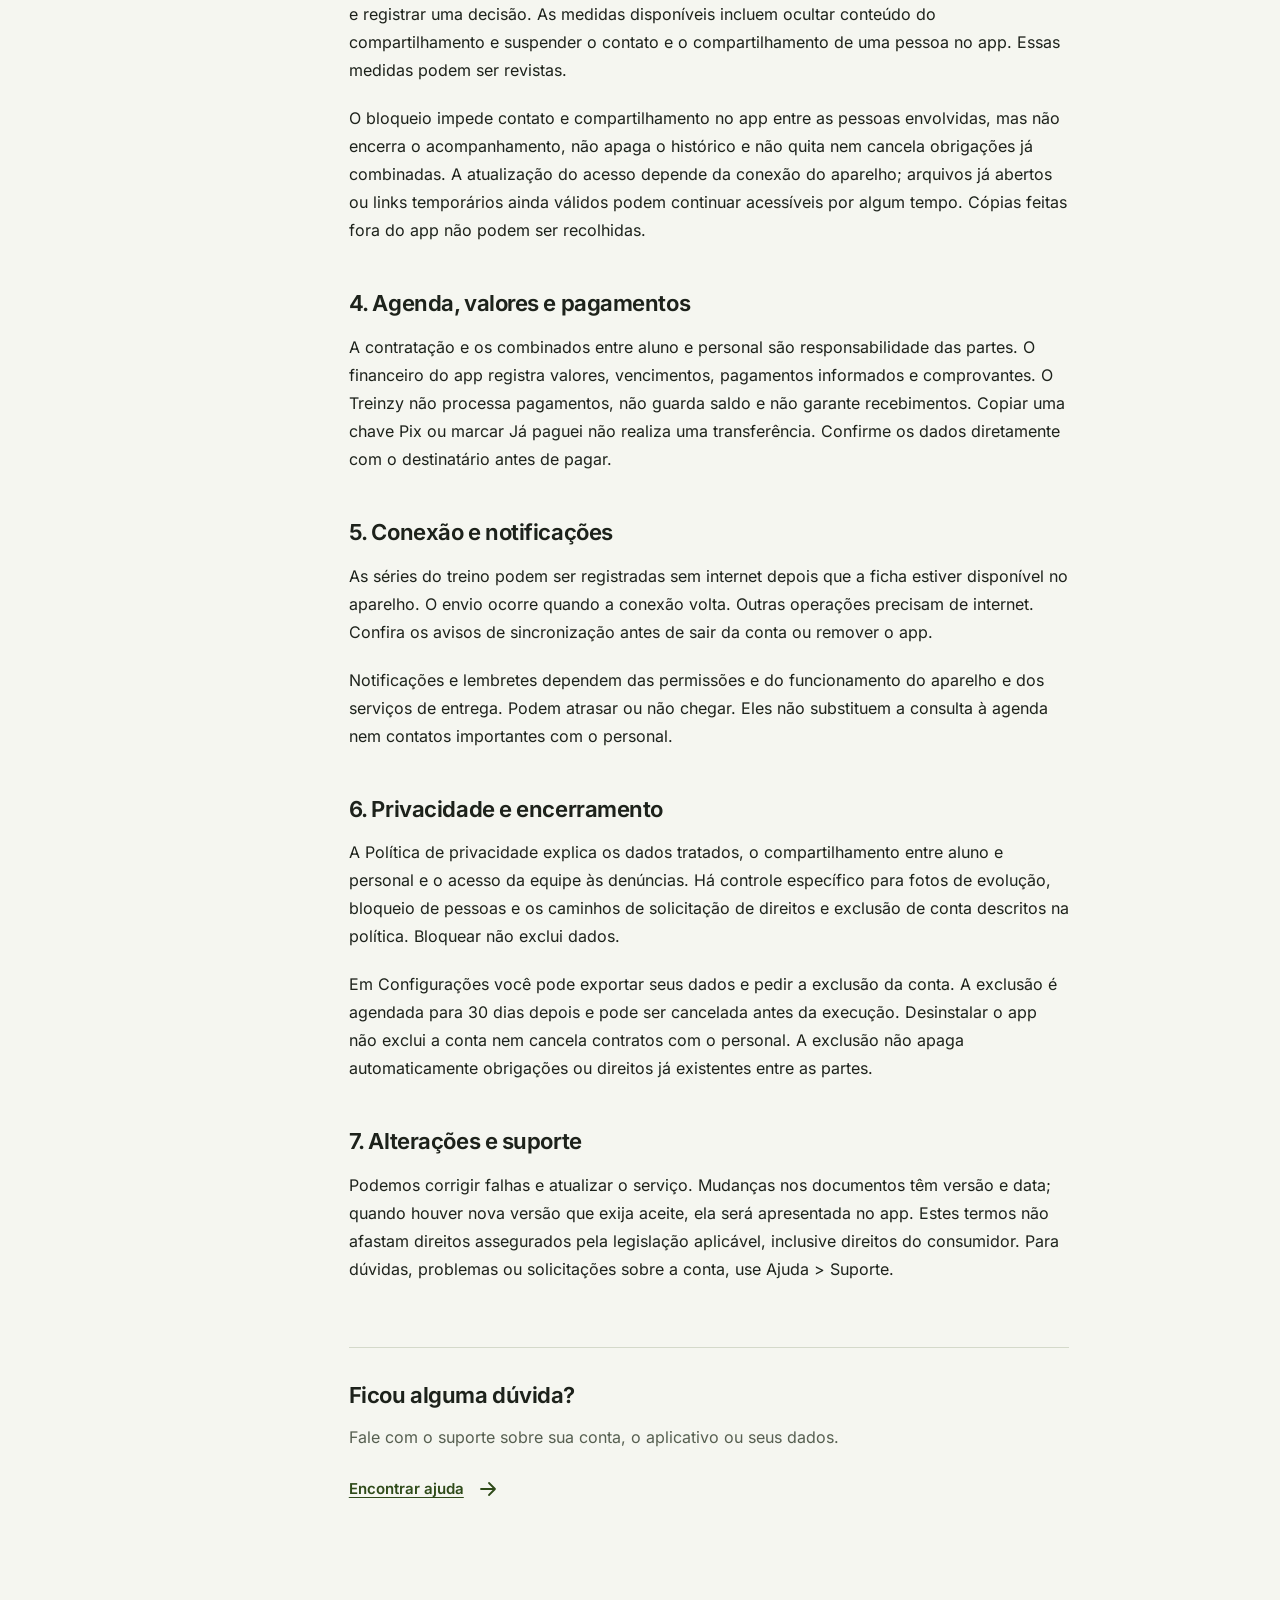
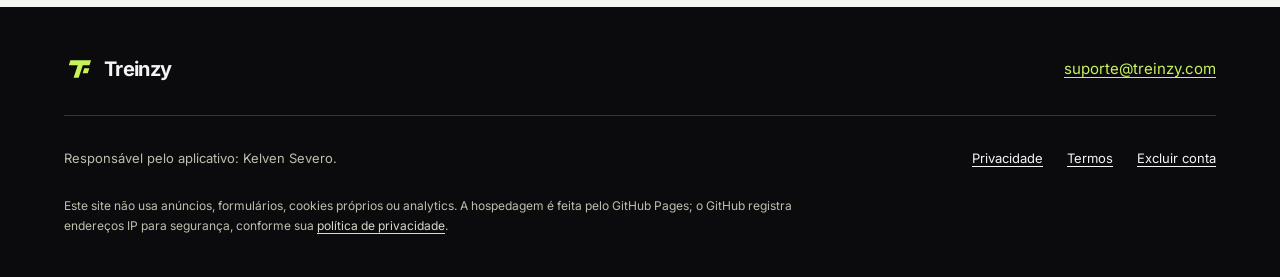
<file: termos/index.html>
<!doctype html>
<html lang="pt-BR">
<head>
<meta charset="utf-8">
<meta name="viewport" content="width=device-width, initial-scale=1">
<meta name="description" content="Leia as condições de uso do aplicativo Treinzy para alunos e personal trainers.">
<meta name="referrer" content="no-referrer">
<meta name="theme-color" content="#0B0B0D">

<link rel="canonical" href="https://treinzy.com/termos/">
<link rel="icon" href="/icon.svg" type="image/svg+xml">
<link rel="preload" href="/assets/inter-latin.woff2" as="font" type="font/woff2" crossorigin>
<link rel="stylesheet" href="/styles.css">
<title>Termos de uso — Treinzy</title>

</head>
<body>
<a class="skip-link" href="#conteudo">Ir para o conteúdo</a>
<header class="site-header"><div class="header-inner"><a class="brand" href="/" aria-label="Treinzy, início"><img src="/icon.svg" width="40" height="40" alt=""><span>Treinzy</span></a><a class="header-support" href="/suporte/">Falar com suporte<svg class="arrow" viewBox="0 0 24 24" width="24" height="24" aria-hidden="true"><path d="M5 12h14m-6-6 6 6-6 6" fill="none" stroke="currentColor" stroke-width="1.8" stroke-linecap="round" stroke-linejoin="round"/></svg></a></div></header>
<main id="conteudo" class="page-layout"><aside class="page-nav"><nav aria-label="Documentos e ajuda"><a href="/privacidade/">Privacidade</a><a href="/termos/" aria-current="page">Termos de uso</a><a href="/termos-personal/">Termos do personal</a><a href="/excluir-conta/">Excluir conta</a><a href="/suporte/">Suporte</a></nav></aside><div class="page-content"><article class="document" data-document="documentoTermos"><h1>TERMOS DE USO — TREINZY</h1>

<p class="document-meta">Versão 5 • 26 de outubro de 2026
Responsável pelo app: Kelven Severo.
Suporte e solicitações sobre dados: suporte@treinzy.com.</p>

<h2 id="secao-1">1. O serviço</h2>

<p>O Treinzy ajuda personal trainers e alunos a organizar acompanhamento físico: fichas e execução de treino, agenda, avaliações, evolução, recados e registros financeiros. O serviço é oferecido no aplicativo de celular. Esta versão é focada em treino e não oferece plano alimentar, registro de refeições ou acompanhamento de hábitos. Dados desses recursos inseridos em versões anteriores são preservados conforme a Política de privacidade; a atualização não apaga registros nem operações já pendentes de sincronização.</p>

<p>O app é uma ferramenta de organização, não um dispositivo médico. Não oferece diagnóstico, tratamento, cura ou prevenção de doenças. As orientações de treino são inseridas pelo profissional responsável, não pelo app. Procure um profissional habilitado para avaliar a adequação das atividades às suas condições. Em caso de dor, mal-estar ou emergência, interrompa a atividade e busque atendimento apropriado.</p>

<h2 id="secao-2">2. Conta e acesso</h2>

<p>O acesso usa seu e-mail e um código temporário. Informe dados corretos, mantenha acesso ao e-mail e não compartilhe códigos. Avise o suporte se suspeitar de acesso indevido. Você pode consultar os aparelhos conectados e encerrar outras sessões em Configurações &gt; Privacidade.</p>

<p>O personal cria seu perfil e pode cadastrar alunos que ainda não usam o app. O aluno entra no acompanhamento ao aceitar um convite. Nesta versão, a troca de personal pelo aluno não está disponível no app; procure o suporte antes de alterar o acompanhamento.</p>

<h2 id="secao-3">3. Conteúdo e responsabilidade profissional</h2>

<p>O personal responde pelas orientações, prescrições, avaliações, dados e materiais que cadastra e deve atuar dentro de sua habilitação e das regras profissionais aplicáveis. A informação de registro profissional no perfil não significa verificação ou certificação pelo Treinzy.</p>

<p>Envie apenas dados e arquivos que você possa usar e compartilhar legitimamente. São proibidos conteúdo ilícito, sexualmente explícito ou pornográfico, exploração ou sexualização de crianças e adolescentes, ameaças, incentivo à violência, discurso de ódio, assédio, intimidação, fraude, acesso indevido a contas e divulgação de dados sem autorização. Essas regras se aplicam a textos, fotos, documentos, áudios e demais materiais compartilhados. Você continua titular dos direitos sobre seus materiais; o app os armazena e apresenta na medida necessária para fornecer as funcionalidades escolhidas.</p>

<p>Você pode denunciar conteúdo ou pessoas e bloquear um contato pelas opções de segurança do app. Denunciar não bloqueia a pessoa automaticamente. A equipe autorizada pode consultar a denúncia e o conteúdo indicado, inclusive o arquivo quando necessário à análise, e registrar uma decisão. As medidas disponíveis incluem ocultar conteúdo do compartilhamento e suspender o contato e o compartilhamento de uma pessoa no app. Essas medidas podem ser revistas.</p>

<p>O bloqueio impede contato e compartilhamento no app entre as pessoas envolvidas, mas não encerra o acompanhamento, não apaga o histórico e não quita nem cancela obrigações já combinadas. A atualização do acesso depende da conexão do aparelho; arquivos já abertos ou links temporários ainda válidos podem continuar acessíveis por algum tempo. Cópias feitas fora do app não podem ser recolhidas.</p>

<h2 id="secao-4">4. Agenda, valores e pagamentos</h2>

<p>A contratação e os combinados entre aluno e personal são responsabilidade das partes. O financeiro do app registra valores, vencimentos, pagamentos informados e comprovantes. O Treinzy não processa pagamentos, não guarda saldo e não garante recebimentos. Copiar uma chave Pix ou marcar Já paguei não realiza uma transferência. Confirme os dados diretamente com o destinatário antes de pagar.</p>

<h2 id="secao-5">5. Conexão e notificações</h2>

<p>As séries do treino podem ser registradas sem internet depois que a ficha estiver disponível no aparelho. O envio ocorre quando a conexão volta. Outras operações precisam de internet. Confira os avisos de sincronização antes de sair da conta ou remover o app.</p>

<p>Notificações e lembretes dependem das permissões e do funcionamento do aparelho e dos serviços de entrega. Podem atrasar ou não chegar. Eles não substituem a consulta à agenda nem contatos importantes com o personal.</p>

<h2 id="secao-6">6. Privacidade e encerramento</h2>

<p>A Política de privacidade explica os dados tratados, o compartilhamento entre aluno e personal e o acesso da equipe às denúncias. Há controle específico para fotos de evolução, bloqueio de pessoas e os caminhos de solicitação de direitos e exclusão de conta descritos na política. Bloquear não exclui dados.</p>

<p>Em Configurações você pode exportar seus dados e pedir a exclusão da conta. A exclusão é agendada para 30 dias depois e pode ser cancelada antes da execução. Desinstalar o app não exclui a conta nem cancela contratos com o personal. A exclusão não apaga automaticamente obrigações ou direitos já existentes entre as partes.</p>

<h2 id="secao-7">7. Alterações e suporte</h2>

<p>Podemos corrigir falhas e atualizar o serviço. Mudanças nos documentos têm versão e data; quando houver nova versão que exija aceite, ela será apresentada no app. Estes termos não afastam direitos assegurados pela legislação aplicável, inclusive direitos do consumidor. Para dúvidas, problemas ou solicitações sobre a conta, use Ajuda &gt; Suporte.</p></article><section class="reading-help" aria-labelledby="precisa-ajuda"><h2 id="precisa-ajuda">Ficou alguma dúvida?</h2><p>Fale com o suporte sobre sua conta, o aplicativo ou seus dados.</p><a class="text-link" href="/suporte/">Encontrar ajuda<svg class="arrow" viewBox="0 0 24 24" width="24" height="24" aria-hidden="true"><path d="M5 12h14m-6-6 6 6-6 6" fill="none" stroke="currentColor" stroke-width="1.8" stroke-linecap="round" stroke-linejoin="round"/></svg></a></section></div></main>
<footer class="site-footer"><div class="footer-inner"><div class="footer-top"><a class="brand" href="/" aria-label="Treinzy, início"><img src="/icon.svg" width="32" height="32" alt=""><span>Treinzy</span></a><a class="footer-email" href="mailto:suporte@treinzy.com">suporte@treinzy.com</a></div><div class="footer-bottom"><p>Responsável pelo aplicativo: Kelven Severo.</p><nav aria-label="Links do rodapé"><a href="/privacidade/">Privacidade</a><a href="/termos/">Termos</a><a href="/excluir-conta/">Excluir conta</a></nav></div><p class="hosting">Este site não usa anúncios, formulários, cookies próprios ou analytics. A hospedagem é feita pelo GitHub Pages; o GitHub registra endereços IP para segurança, conforme sua <a href="https://docs.github.com/en/site-policy/privacy-policies/github-general-privacy-statement">política de privacidade</a>.</p></div></footer>
</body>
</html>
</file>
<file: styles.css>
@font-face {
  font-family: Inter;
  font-style: normal;
  font-weight: 400 800;
  font-display: swap;
  src: url('/assets/inter-latin.woff2') format('woff2');
}
:root {
  color-scheme: light;
  --ink: #1d221b;
  --muted: #565f50;
  --paper: #f5f6f0;
  --line: #d4d9ca;
  --graphite: #0b0b0d;
  --on-dark: #f4f4f5;
  --lime: #c8f25c;
  --action: #2e4a19;
  --focus: #49621d;
  font-family: Inter, sans-serif;
  font-synthesis: none;
  color: var(--ink);
  background: var(--paper);
  text-rendering: optimizeLegibility;
  -webkit-font-smoothing: antialiased;
  scrollbar-color: #7e8a70 var(--paper);
}
* { box-sizing: border-box; }
html { scroll-behavior: smooth; scroll-padding-top: 2rem; }
body { margin: 0; font-size: 1rem; line-height: 1.75; }
::selection { color: var(--graphite); background: var(--lime); }
a { color: var(--action); text-underline-offset: .22em; text-decoration-thickness: .07em; overflow-wrap: anywhere; }
a:hover { text-decoration-thickness: .13em; }
a:focus-visible, summary:focus-visible { outline: 3px solid var(--focus); outline-offset: 5px; border-radius: 3px; }
img { display: block; max-width: 100%; }
svg { flex: none; }
h1, h2, h3, p { margin: 0; }
h1, h2, h3 { text-wrap: balance; }
h1 { font-size: clamp(2rem, 4vw, 3.25rem); font-weight: 700; line-height: 1.15; letter-spacing: -.035em; }
h2 { font-size: 1.375rem; font-weight: 650; line-height: 1.4; letter-spacing: -.02em; }
p + p { margin-top: 1.25rem; }
strong { font-weight: 650; }
.arrow { transition: transform 180ms ease-out; }
.skip-link { position: absolute; z-index: 2; left: 1rem; top: 1rem; padding: .75rem 1rem; color: var(--graphite); background: var(--lime); transform: translateY(-180%); }
.skip-link:focus { transform: translateY(0); }
.site-header { background: var(--graphite); color: var(--on-dark); }
.header-inner, .footer-inner { max-width: 80rem; margin-inline: auto; padding-inline: clamp(1.25rem, 5vw, 4rem); }
.header-inner { min-height: 6rem; display: flex; align-items: center; justify-content: space-between; gap: 1.5rem; }
.brand { display: inline-flex; min-height: 44px; align-items: center; gap: .5rem; color: var(--on-dark); font-size: 1.625rem; font-weight: 700; line-height: 1; letter-spacing: -.035em; text-decoration: none; }
.brand img { flex: none; }
.header-support { display: inline-flex; min-height: 44px; align-items: center; gap: .75rem; color: var(--on-dark); font-size: .875rem; font-weight: 550; text-decoration: none; }
.header-support:hover .arrow { transform: translateX(3px); }
.site-header a:focus-visible, .site-footer a:focus-visible, .portal-intro a:focus-visible { outline-color: var(--lime); }
.page-layout { max-width: 80rem; margin: 0 auto; display: grid; grid-template-columns: 13rem minmax(0, 1fr); gap: clamp(3rem, 6vw, 6rem); padding: clamp(3rem, 6vw, 5rem) clamp(1.25rem, 5vw, 4rem) 6rem; }
.page-nav { align-self: start; position: sticky; top: 2rem; }
.page-nav nav { display: flex; flex-direction: column; }
.page-nav a { display: flex; align-items: center; min-height: 48px; padding: .625rem .75rem; color: var(--muted); font-size: .875rem; text-decoration: none; border-bottom: 1px solid var(--line); }
.page-nav a:hover { color: var(--ink); background: #e9eddf; }
.page-nav a[aria-current='page'] { color: var(--ink); background: #e6efcf; font-weight: 650; border-color: #a6ba7d; }
.page-nav a:last-child { margin-top: 1.25rem; }
.page-content { min-width: 0; max-width: 72ch; }
.document h1 { max-width: 24ch; font-size: clamp(1.875rem, 3vw, 2.875rem); }
.document-meta { margin-top: 1.5rem; padding-bottom: 2.5rem; border-bottom: 1px solid var(--line); color: var(--muted); font-size: .875rem; line-height: 1.8; white-space: pre-line; }
.document h2 { margin-top: 2.75rem; margin-bottom: .875rem; scroll-margin-top: 2rem; }
.document p:not(.document-meta) { max-width: 72ch; }
.document h2 + p { margin-top: 0; }
.reading-help { margin-top: 4rem; border-top: 1px solid var(--line); padding-top: 2rem; }
.reading-help p { margin-top: .75rem; color: var(--muted); }
.text-link { display: inline-flex; min-height: 44px; align-items: center; gap: .75rem; font-size: .9375rem; font-weight: 600; }
.reading-help .text-link { margin-top: 1rem; }
.support-document h1 { max-width: 18ch; }
.lead { font-size: 1.1875rem; line-height: 1.65; color: var(--muted); margin-top: 1.5rem; max-width: 50ch; }
.support-document h2 { margin-top: 3rem; margin-bottom: 1rem; }
.button { display: inline-flex; min-height: 52px; padding: .875rem 1.25rem; align-items: center; justify-content: space-between; gap: 1.5rem; background: var(--graphite); color: var(--lime); border-radius: 8px; font-size: .9375rem; font-weight: 650; line-height: 1.4; text-decoration: none; transition: background 180ms ease-out; }
.button:hover { background: #282e20; }
.button:hover .arrow { transform: translateX(3px); }
.support-document > .button { margin-top: 2rem; }
.direct-contact { font-size: .875rem; color: var(--muted); margin-top: 1rem; }
.steps { padding-left: 1.25rem; margin: 0; }
.steps li { padding-left: .5rem; margin-top: .75rem; }
.steps li::marker { color: var(--action); font-weight: 650; }
.note { margin-top: 1.5rem; padding: 1.25rem 1.5rem; border-radius: 8px; color: #3f4f2a; background: #e9eeda; font-size: .9375rem; }
.support-links { border-top: 1px solid var(--line); }
.support-links > a { display: flex; align-items: center; justify-content: space-between; gap: 1.5rem; padding: 1.5rem 0; border-bottom: 1px solid var(--line); text-decoration: none; }
.support-links strong { display: block; font-size: 1rem; }
.support-links span span { display: block; margin-top: .375rem; font-size: .875rem; line-height: 1.6; color: var(--muted); }
.support-links a:hover strong { text-decoration: underline; text-underline-offset: .22em; }
.responsible { margin-top: 2rem; color: var(--muted); font-size: .875rem; }
.portal-intro { background: var(--graphite); color: var(--on-dark); padding: clamp(3rem, 7vw, 6rem) clamp(1.25rem, 5vw, 4rem) clamp(4rem, 8vw, 7rem); }
.portal-inner { max-width: 72rem; margin: 0 auto; animation: arrive 420ms cubic-bezier(.16, 1, .3, 1); }
.portal-intro h1 { max-width: 18ch; font-size: clamp(2.75rem, 6.5vw, 5.5rem); line-height: 1.04; letter-spacing: -.04em; }
.portal-intro p { max-width: 40ch; margin-top: 1.75rem; color: #c0c6b4; font-size: 1.125rem; line-height: 1.65; }
.portal-actions { display: flex; align-items: center; flex-wrap: wrap; gap: 1.5rem 2rem; margin-top: 2.25rem; }
.portal-actions .button { background: var(--lime); color: var(--graphite); }
.portal-actions .button:hover { background: #d5fa80; }
.quiet-link { display: inline-flex; align-items: center; min-height: 44px; font-size: .875rem; color: var(--on-dark); }
.portal-directory { max-width: 80rem; padding: clamp(3rem, 6vw, 5rem) clamp(1.25rem, 5vw, 4rem) clamp(4rem, 7vw, 6rem); margin: 0 auto; display: grid; grid-template-columns: minmax(0, .85fr) minmax(0, 1.15fr); gap: 5rem; }
.directory-heading h2 { font-size: clamp(1.75rem, 3vw, 2.5rem); line-height: 1.15; letter-spacing: -.035em; }
.directory-heading p { max-width: 30ch; color: var(--muted); margin-top: 1.25rem; font-size: .9375rem; }
.directory-list { border-top: 1px solid var(--line); }
.directory-link { display: flex; justify-content: space-between; align-items: center; gap: 2rem; padding-block: 1.5rem; text-decoration: none; border-bottom: 1px solid var(--line); }
.directory-link strong { display: block; color: var(--ink); font-size: 1.1875rem; font-weight: 650; letter-spacing: -.02em; }
.directory-link span span { display: block; color: var(--muted); font-size: .875rem; line-height: 1.6; margin-top: .4rem; }
.directory-link:hover strong { text-decoration: underline; text-underline-offset: .22em; }
.directory-link:hover .arrow { transform: translateX(3px); }
.site-footer { padding-block: 2.5rem; background: var(--graphite); color: #b9c1ad; font-size: .8125rem; }
.footer-top, .footer-bottom { display: flex; flex-wrap: wrap; align-items: center; justify-content: space-between; gap: 1rem 2rem; }
.footer-top { padding-bottom: 1.5rem; border-bottom: 1px solid #34382d; }
.footer-top .brand { font-size: 1.25rem; }
.footer-email { display: inline-flex; min-height: 44px; align-items: center; font-size: .9375rem; color: var(--lime); }
.footer-bottom { padding-top: 1.25rem; }
.footer-bottom nav { display: flex; flex-wrap: wrap; gap: .5rem 1.5rem; }
.footer-bottom nav a { display: inline-flex; min-height: 44px; align-items: center; color: var(--on-dark); }
.hosting { max-width: 95ch; margin-top: 1rem; font-size: .75rem; line-height: 1.7; }
.hosting a { color: #d4dcc8; }
.not-found { max-width: 72rem; margin: 0 auto; padding: 5rem clamp(1.25rem, 5vw, 4rem) 6rem; }
.not-found p { margin-top: 1.5rem; max-width: 44ch; color: var(--muted); }
.not-found .button { margin-top: 2rem; margin-right: 1.5rem; }
@keyframes arrive { from { transform: translateY(8px); opacity: .96; } to { transform: translateY(0); opacity: 1; } }
@media (max-width: 800px) {
  .header-inner { min-height: 5rem; }
  .page-layout { grid-template-columns: minmax(0, 1fr); gap: 2.5rem; padding-top: 1.5rem; padding-bottom: 4rem; }
  .page-nav { position: static; }
  .page-nav nav { flex-direction: row; flex-wrap: wrap; gap: .25rem .75rem; }
  .page-nav a { padding-inline: .625rem; min-height: 44px; border-bottom-color: transparent; }
  .page-nav a:last-child { margin-top: 0; }
  .page-nav a[aria-current='page'] { border-bottom-color: #a6ba7d; }
  .document-meta { padding-bottom: 2rem; }
  .document h2 { margin-top: 2.25rem; }
  .portal-directory { grid-template-columns: minmax(0, 1fr); gap: 2.25rem; }
  .directory-heading p { max-width: 45ch; }
}
@media (max-width: 440px) {
  .brand { font-size: 1.375rem; }
  .brand img { width: 32px; height: 32px; }
  .header-support { gap: .375rem; font-size: .8125rem; }
  .header-support .arrow { width: 20px; height: 20px; }
  .portal-actions { align-items: flex-start; flex-direction: column; gap: .875rem; }
  .support-document > .button { width: 100%; gap: .75rem; }
  .note { padding: 1.125rem; }
  .footer-top, .footer-bottom { align-items: flex-start; flex-direction: column; gap: .75rem; }
}
@media (prefers-reduced-motion: reduce) {
  html { scroll-behavior: auto; }
  .portal-inner { animation: none; }
  .arrow, .button { transition: none; }
}
@media print {
  :root { color: black; background: white; }
  .site-header, .site-footer, .page-nav, .reading-help, .skip-link { display: none; }
  .page-layout { display: block; padding: 0; max-width: none; }
  .page-content { max-width: none; }
  .document h1 { font-size: 24pt; }
  .document h2 { break-after: avoid; }
  a { color: inherit; }
  .document-meta { border: 0; }
}
</file>
